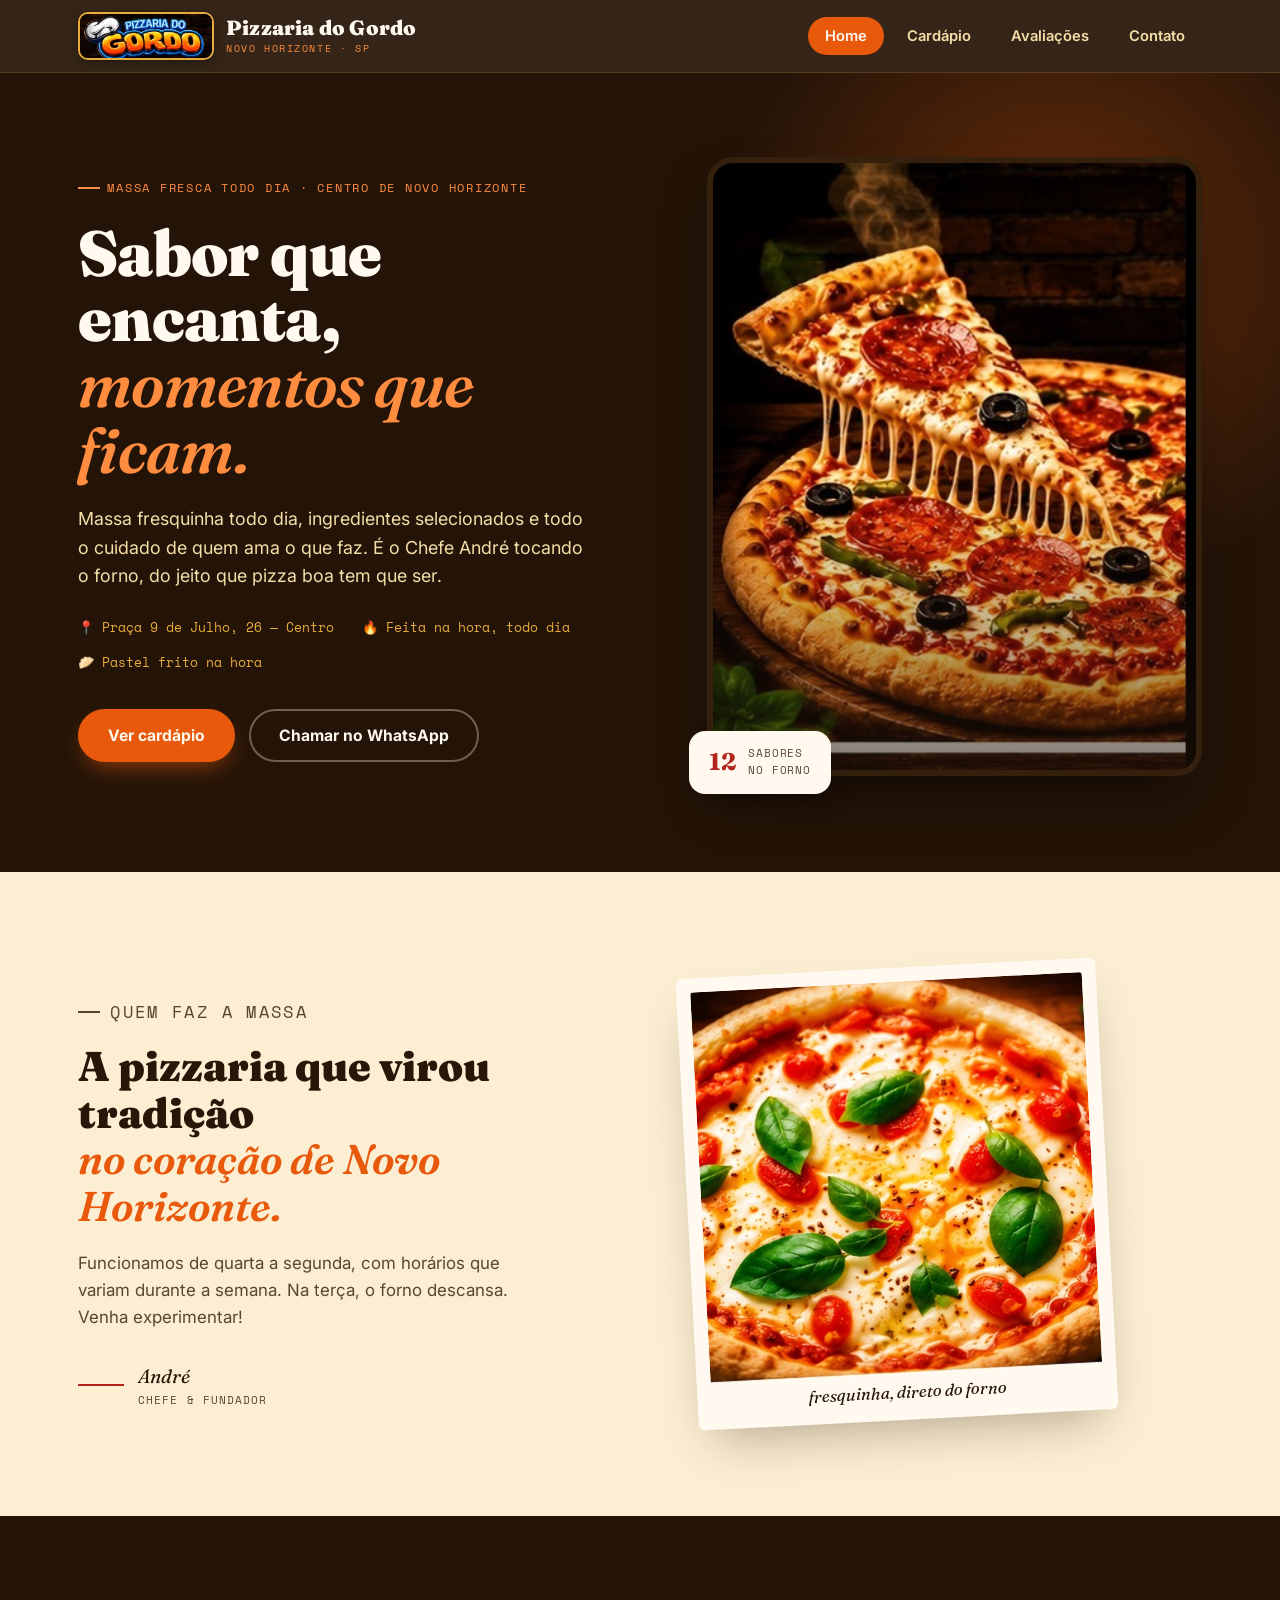
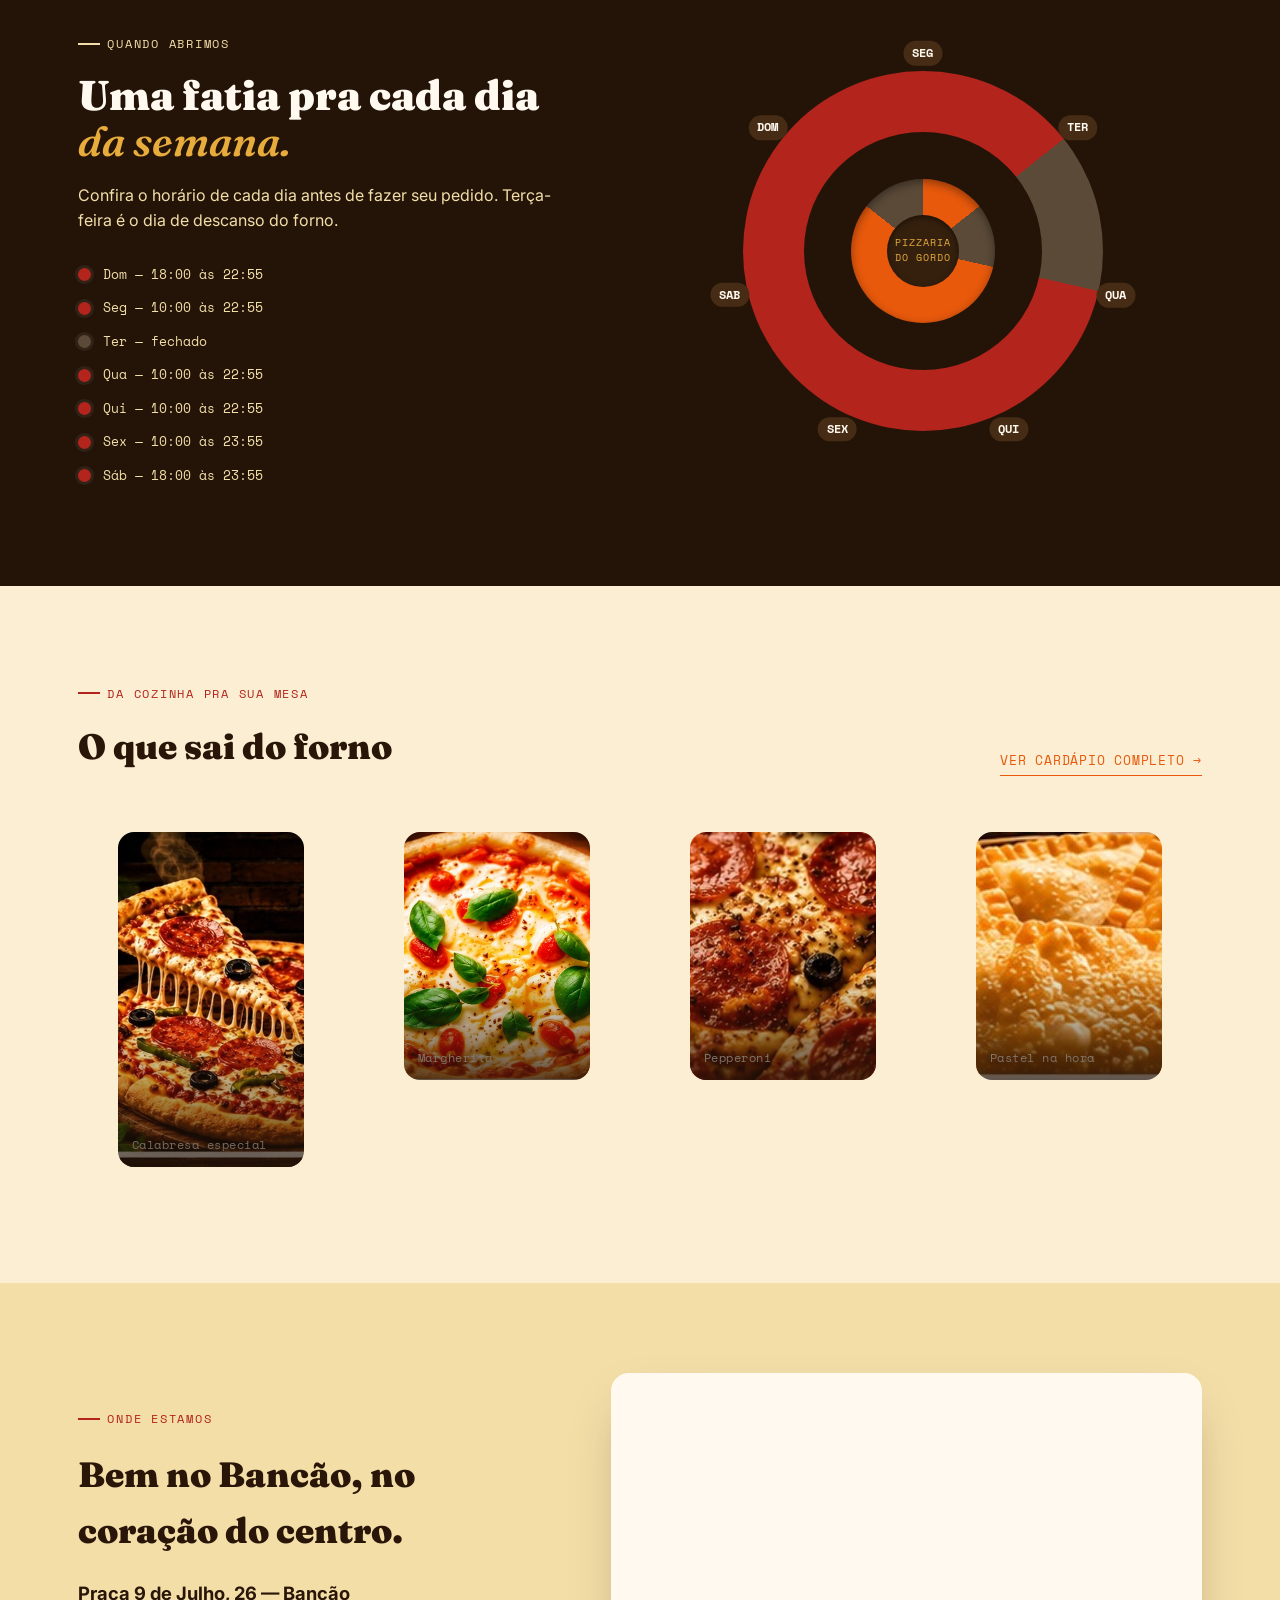
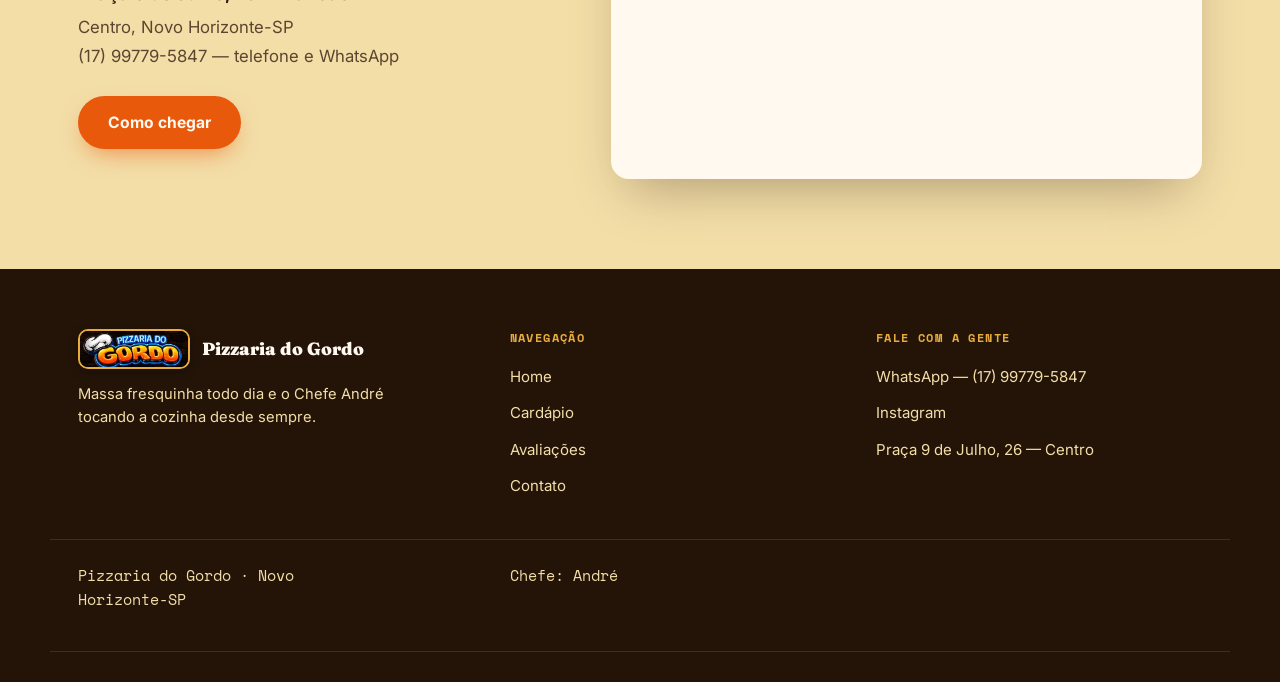
<file: index.html>
<!DOCTYPE html>
<html lang="pt-br">
<head>
    <meta charset="UTF-8">
    <meta name="viewport" content="width=device-width, initial-scale=1.0">
    <title>Home — Pizzaria Do Gordo</title>
    <script>
        // lê a direção salva (vt-dir) antes da página desenhar, pra saber
        // de que lado o slide deve entrar — some em seguida
        (function () {
            var dir = sessionStorage.getItem("vt-dir");
            if (dir === "back") document.documentElement.classList.add("vt-back");
            sessionStorage.removeItem("vt-dir");
        })();
    </script>
    <link rel="stylesheet" href="style.css">
    <style>
        /* dados do horário — específico desta página (roda de fatias) */
        .wheel-ring{
            background: conic-gradient(
                var(--tomato)   0deg     51.43deg,   /* SEG jantar */
                var(--dot-off)  51.43deg 102.86deg,  /* TER jantar */
                var(--tomato)   102.86deg 154.29deg, /* QUA jantar */
                var(--tomato)   154.29deg 205.71deg, /* QUI jantar */
                var(--tomato)   205.71deg 257.14deg, /* SEX jantar */
                var(--tomato)   257.14deg 308.57deg, /* SAB jantar */
                var(--tomato)   308.57deg 360deg      /* DOM jantar */
            );
        }
        .wheel-inner{
            background: conic-gradient(
                var(--ember)    0deg     51.43deg,   /* SEG almoço */
                var(--dot-off)  51.43deg 102.86deg,  /* TER fechado */
                var(--ember)    102.86deg 154.29deg, /* QUA almoço */
                var(--ember)    154.29deg 205.71deg, /* QUI almoço */
                var(--ember)    205.71deg 257.14deg, /* SEX almoço */
                var(--ember)    257.14deg 308.57deg, /* SAB almoço */
                var(--dot-off)  308.57deg 360deg      /* DOM almoço */
            );
        }
        :root{ --dot-off: #5b4a38; }
        .wheel-label span{ transform: translate(-50%,-50%) rotate(var(--a)) translateY(-198px) rotate(calc(-1 * var(--a))); }
    </style>
</head>
<body>

<header class="site-header">
    <div class="wrap">
        <div class="brand">
            <div class="brand-badge"><img src="imgs/crop_logo.jpg" alt="Logo Pizzaria do Gordo"></div>
            <div class="brand-text">Pizzaria do Gordo<span>Novo Horizonte · SP</span></div>
        </div>
        <nav class="main-nav">
            <ul>
                <li><a href="index.html" class="is-active"><button>Home</button></a></li>
                <li><a href="cardapio.html"><button>Cardápio</button></a></li>
                <li><a href="avaliacoes.html"><button>Avaliações</button></a></li>
                <li><a href="contato.html"><button>Contato</button></a></li>
            </ul>
        </nav>
    </div>
</header>

<section class="hero">
    <div class="wrap">
        <div class="hero-copy">
            <p class="eyebrow hero-eyebrow">Massa fresca todo dia · Centro de Novo Horizonte</p>
            <h1>Sabor que encanta,<br><em>momentos que ficam.</em></h1>
            <p class="hero-tagline">Massa fresquinha todo dia, ingredientes selecionados e todo o cuidado de quem ama o que faz. É o Chefe André tocando o forno, do jeito que pizza boa tem que ser.</p>
            <ul class="hero-meta">
                <li>📍 Praça 9 de Julho, 26 — Centro</li>
                <li>🔥 Feita na hora, todo dia</li>
                <li>🥟 Pastel frito na hora</li>
            </ul>
            <div class="hero-ctas">
                <a href="cardapio.html"><button class="btn btn-primary">Ver cardápio</button></a>
                <a href="https://wa.me/5517997795847" target="_blank"><button class="btn btn-ghost">Chamar no WhatsApp</button></a>
            </div>
        </div>
        <div class="hero-photo">
            <div class="hero-photo-frame">
                <img src="imgs/crop_cheesepull.jpg" alt="Fatia de pizza da Pizzaria do Gordo com queijo derretendo">
            </div>
            <div class="hero-chip">
                <strong>12</strong>
                <span>sabores<br>no forno</span>
            </div>
        </div>
    </div>
</section>

<section class="sobre">
    <div class="wrap">
        <div class="sobre-copy">
            <p class="eyebrow sobre-eyebrow">Quem faz a massa</p>
            <h2>A pizzaria que virou tradição<br><em>no coração de Novo Horizonte.</em></h2>
            <p>Funcionamos de quarta a segunda, com horários que variam durante a semana. Na terça, o forno descansa. Venha experimentar!</p>
            <div class="sobre-signature">
                <div class="line"></div>
                <div>
                    <span>André</span>
                    <small>Chefe &amp; fundador</small>
                </div>
            </div>
        </div>
        <figure class="polaroid">
            <img src="imgs/crop_margherita.jpg" alt="Pizza margherita com manjericão fresco, tomate e queijo derretido">
            <figcaption>fresquinha, direto do forno</figcaption>
        </figure>
    </div>
</section>

<section class="horarios">
    <div class="wrap">
        <div class="horarios-copy">
            <p class="eyebrow horarios-eyebrow">Quando abrimos</p>
            <h2>Uma fatia pra cada dia<br><em>da semana.</em></h2>
            <p>Confira o horário de cada dia antes de fazer seu pedido. Terça-feira é o dia de descanso do forno.</p>
            <ul class="legenda">
                <li><span class="dot dot-jantar"></span> Dom — 18:00 às 22:55</li>
                <li><span class="dot dot-jantar"></span> Seg — 10:00 às 22:55</li>
                <li><span class="dot dot-off"></span> Ter — fechado</li>
                <li><span class="dot dot-jantar"></span> Qua — 10:00 às 22:55</li>
                <li><span class="dot dot-jantar"></span> Qui — 10:00 às 22:55</li>
                <li><span class="dot dot-jantar"></span> Sex — 10:00 às 23:55</li>
                <li><span class="dot dot-jantar"></span> Sáb — 18:00 às 23:55</li>
            </ul>
        </div>
        <div class="wheel-holder">
            <div class="wheel">
                <div class="wheel-ring"></div>
                <div class="wheel-mask"></div>
                <div class="wheel-inner"></div>
                <div class="wheel-center"><span>Pizzaria<br>do Gordo</span></div>

                <div class="wheel-label" style="--a:0deg"><span>SEG</span></div>
                <div class="wheel-label" style="--a:51.43deg"><span>TER</span></div>
                <div class="wheel-label" style="--a:102.86deg"><span>QUA</span></div>
                <div class="wheel-label" style="--a:154.29deg"><span>QUI</span></div>
                <div class="wheel-label" style="--a:205.71deg"><span>SEX</span></div>
                <div class="wheel-label" style="--a:257.14deg"><span>SAB</span></div>
                <div class="wheel-label" style="--a:308.57deg"><span>DOM</span></div>
            </div>
        </div>
    </div>
</section>

<section class="galeria">
    <div class="wrap">
        <div class="galeria-head">
            <div>
                <p class="eyebrow galeria-eyebrow">Da cozinha pra sua mesa</p>
                <h2>O que sai do forno</h2>
            </div>
            <a href="cardapio.html">Ver cardápio completo →</a>
        </div>
        <div class="galeria-grid">
            <figure>
                <img src="imgs/crop_cheesepull.jpg" alt="Fatia de pizza de calabresa com queijo derretendo">
                <figcaption>Calabresa especial</figcaption>
            </figure>
            <figure>
                <img src="imgs/crop_margherita.jpg" alt="Pizza margherita com manjericão">
                <figcaption>Margherita</figcaption>
            </figure>
            <figure>
                <img src="imgs/crop_pepperoni.jpg" alt="Pizza de pepperoni fatiada">
                <figcaption>Pepperoni</figcaption>
            </figure>
            <figure>
                <img src="imgs/crop_pastel.jpg" alt="Pastéis fritos na hora">
                <figcaption>Pastel na hora</figcaption>
            </figure>
        </div>
    </div>
</section>

<section class="local">
    <div class="wrap">
        <div>
            <p class="eyebrow local-eyebrow">Onde estamos</p>
            <h2>Bem no Bancão, no coração do centro.</h2>
            <address>
                <strong>Praça 9 de Julho, 26 — Bancão</strong>
                Centro, Novo Horizonte-SP<br>
                (17) 99779-5847 — telefone e WhatsApp
            </address>
            <a href="contato.html"><button class="btn btn-primary">Como chegar</button></a>
        </div>
        <div class="map-card">
            <iframe
                src="https://www.google.com/maps?q=Pizzaria+do+Gordo,+Pra%C3%A7a+9+de+Julho,+26,+Novo+Horizonte-SP&output=embed"
                loading="lazy"
                referrerpolicy="no-referrer-when-downgrade"
                allowfullscreen>
            </iframe>
        </div>
    </div>
</section>

<footer class="site-footer">
    <div class="wrap">
        <div class="footer-col">
            <div class="footer-brand">
                <div class="brand-badge"><img src="imgs/crop_logo.jpg" alt="Logo Pizzaria do Gordo"></div>
                <span>Pizzaria do Gordo</span>
            </div>
            <p>Massa fresquinha todo dia e o Chefe André tocando a cozinha desde sempre.</p>
        </div>
        <div class="footer-col">
            <h3>Navegação</h3>
            <ul>
                <li><a href="index.html">Home</a></li>
                <li><a href="cardapio.html">Cardápio</a></li>
                <li><a href="avaliacoes.html">Avaliações</a></li>
                <li><a href="contato.html">Contato</a></li>
            </ul>
        </div>
        <div class="footer-col">
            <h3>Fale com a gente</h3>
            <ul>
                <li><a href="https://wa.me/5517997795847" target="_blank">WhatsApp — (17) 99779-5847</a></li>
                <li><a href="https://www.instagram.com/pizzasgordonh" target="_blank">Instagram</a></li>
                <li><a href="contato.html">Praça 9 de Julho, 26 — Centro</a></li>
            </ul>
        </div>
    </div>
    <div class="wrap footer-bottom">
        <p>Pizzaria do Gordo · Novo Horizonte-SP</p>
        <p>Chefe: André</p>
    </div>
</footer>

<script src="script.js"></script>
</body>
</html>
</file>
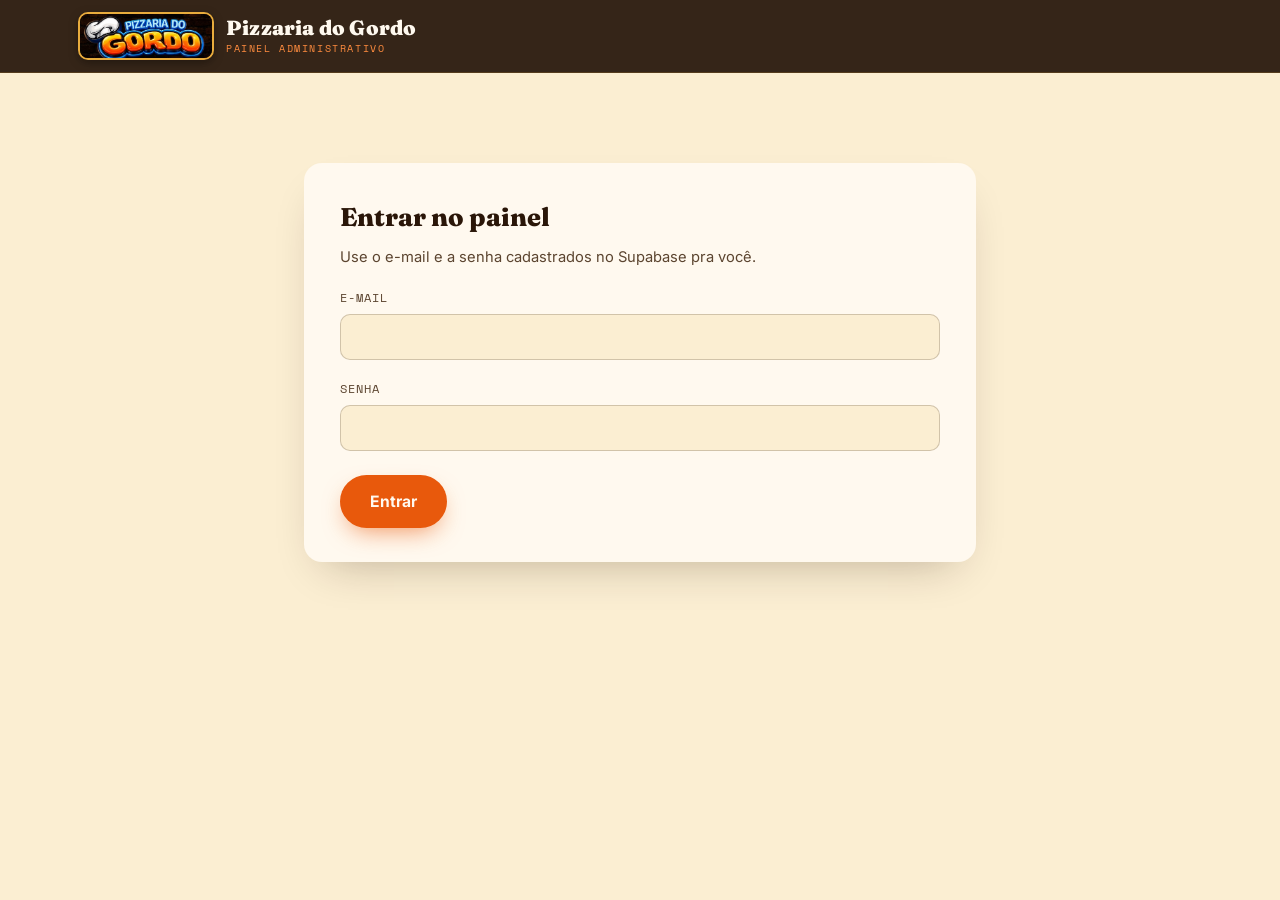
<file: admin.html>
<!DOCTYPE html>
<html lang="pt-br">
<head>
    <meta charset="UTF-8">
    <meta name="viewport" content="width=device-width, initial-scale=1.0">
    <meta name="robots" content="noindex, nofollow">
    <title>Painel — Pizzaria Do Gordo</title>
    <link rel="stylesheet" href="style.css">
    <style>
        .admin-wrap{ max-width: 720px; margin: 0 auto; padding: 90px 24px 100px; }
        .admin-card{
            background: var(--paper);
            border-radius: var(--radius);
            padding: 34px 36px;
            box-shadow: 0 20px 44px -22px rgba(42,22,8,.32);
        }
        .admin-card h1{
            font-family: var(--font-display);
            font-weight: 800;
            font-size: 1.6rem;
            color: var(--ink);
        }
        .admin-card p.hint{ color: var(--ink-soft); margin-top: 8px; font-size: .92rem; }
        .campo{ margin-top: 20px; }
        .campo label{
            display:block;
            font-family: var(--font-mono);
            font-size: .74rem;
            letter-spacing: .08em;
            text-transform: uppercase;
            color: var(--ink-soft);
            margin-bottom: 6px;
        }
        .campo input{
            width: 100%;
            padding: 12px 14px;
            border-radius: 10px;
            border: 1px solid rgba(42,22,8,.2);
            font-family: var(--font-body);
            font-size: 1rem;
            background: var(--cream);
            color: var(--ink);
        }
        .campo input:focus{ outline: 2px solid var(--ember); outline-offset: 1px; }
        .erro-login{
            margin-top: 14px;
            color: var(--tomato);
            font-family: var(--font-mono);
            font-size: .82rem;
            display: none;
        }
        .admin-top{
            display:flex;
            align-items:center;
            justify-content:space-between;
            gap: 14px;
            margin-bottom: 26px;
            flex-wrap: wrap;
        }
        .admin-top h1{ margin: 0; }
        .lista-pedidos{ display:flex; flex-direction:column; gap: 14px; }
        .pedido-card{
            background: var(--paper);
            border-radius: 14px;
            padding: 16px 20px;
            box-shadow: 0 10px 26px -18px rgba(42,22,8,.28);
            border: 1px solid rgba(42,22,8,.06);
        }
        .pedido-card.atendido{ opacity: .55; }
        .pedido-topo{
            display:flex;
            justify-content:space-between;
            align-items:center;
            gap: 12px;
            flex-wrap: wrap;
        }
        .pedido-data{
            font-family: var(--font-mono);
            font-size: .74rem;
            color: var(--ink-soft);
        }
        .status-pill{
            font-family: var(--font-mono);
            font-size: .68rem;
            letter-spacing: .06em;
            text-transform: uppercase;
            padding: 4px 10px;
            border-radius: 999px;
        }
        .status-pendente{ background: rgba(232,89,12,.15); color: var(--ember); }
        .status-atendido{ background: rgba(91,74,56,.15); color: var(--ink-soft); }
        .pedido-itens{ margin-top: 10px; display:flex; flex-direction:column; gap: 4px; }
        .pedido-itens span{ font-size: .96rem; color: var(--ink); }
        .pedido-total{ margin-top: 8px; font-family: var(--font-mono); font-weight: 700; font-size: .88rem; color: var(--tomato); }
        .pedido-acoes{ margin-top: 14px; }
        .pedido-acoes button{
            font-family: var(--font-mono);
            font-size: .76rem;
            letter-spacing: .04em;
            text-transform: uppercase;
            padding: 7px 14px;
            border-radius: 999px;
            border: 2px solid var(--ember);
            background: transparent;
            color: var(--ember);
        }
        .pedido-acoes button:hover{ background: var(--ember); color: var(--paper); }
        .vazio, .carregando{
            font-family: var(--font-mono);
            font-size: .88rem;
            color: var(--ink-soft);
            padding: 30px 0;
            text-align:center;
        }
        .admin-secao-titulo{ margin:48px 0 16px; font-family:var(--font-display); font-weight:800; font-size:1.35rem; color:var(--ink); }
        .avaliacao-admin-comentario{ margin:10px 0 0; color:var(--ink); line-height:1.55; white-space:pre-wrap; }
    </style>
</head>
<body>

<header class="site-header">
    <div class="wrap">
        <div class="brand">
            <div class="brand-badge"><img src="imgs/crop_logo.jpg" alt="Logo Pizzaria do Gordo"></div>
            <div class="brand-text">Pizzaria do Gordo<span>Painel administrativo</span></div>
        </div>
    </div>
</header>

<div class="admin-wrap">

    <!-- tela de login -->
    <div class="admin-card" id="tela-login">
        <h1>Entrar no painel</h1>
        <p class="hint">Use o e-mail e a senha cadastrados no Supabase pra você.</p>
        <div class="campo">
            <label for="email">E-mail</label>
            <input type="email" id="email" autocomplete="username">
        </div>
        <div class="campo">
            <label for="senha">Senha</label>
            <input type="password" id="senha" autocomplete="current-password">
        </div>
        <p class="erro-login" id="erro-login">E-mail ou senha incorretos.</p>
        <div style="margin-top:24px;">
            <button class="btn btn-primary" onclick="entrar()">Entrar</button>
        </div>
    </div>

    <!-- tela de pedidos (some até logar) -->
    <div id="tela-pedidos" style="display:none;">
        <div class="admin-top">
            <h1 style="font-family:var(--font-display);font-weight:800;font-size:1.6rem;color:var(--ink);">Pedidos</h1>
            <button class="btn btn-outline" style="color:var(--ink);border-color:var(--ink);" onclick="sair()">Sair</button>
        </div>
        <div class="lista-pedidos" id="lista-pedidos">
            <p class="carregando">Carregando pedidos...</p>
        </div>
        <h2 class="admin-secao-titulo">Avaliações recebidas</h2>
        <div class="lista-pedidos" id="lista-avaliacoes">
            <p class="carregando">Carregando avaliações...</p>
        </div>
    </div>

</div>

<script src="supabase-config.js"></script>
<script>
    // mesmo dicionário de tipo de alimento usado no site público, pra
    // exibir os pedidos com a mesma frase ("2x de mini-pizzas de atum")
    const TIPO_ALIMENTO = {
        atum: { s: "pizza", p: "pizzas" },
        carne: { s: "pizza", p: "pizzas" },
        calabresa: { s: "pizza", p: "pizzas" },
        presunto: { s: "pizza", p: "pizzas" },
        frango: { s: "pizza", p: "pizzas" },
        lombo: { s: "pizza", p: "pizzas" },
        queijo: { s: "pizza", p: "pizzas" },
        vegetais: { s: "pizza", p: "pizzas" },
        doces: { s: "pizza", p: "pizzas" },
        mistura: { s: "pizza mista", p: "pizzas mistas" },
        bordas: { s: "borda recheada", p: "bordas recheadas" },
        "mini-pizza": { s: "mini-pizza", p: "mini-pizzas" },
        "mini-pizza-doce": { s: "mini-pizza doce", p: "mini-pizzas doces" },
        calzone: { s: "calzone", p: "calzones" },
        "calzone-doce": { s: "calzone doce", p: "calzones doces" },
        "mini-calzone": { s: "mini calzone", p: "mini calzones" },
        "mini-calzone-doce": { s: "mini calzone doce", p: "mini calzones doces" },
        batata: { s: "batata recheada", p: "batatas recheadas" },
        pasteis: { s: "pastel", p: "pastéis" }
    };
    const CATEGORIAS_SEM_SABOR = ["bebidas", "cervejas", "adicionais"];

    function descreverItemPedido(item) {
        const tamanho = item.tamanho ? ` (${item.tamanho})` : "";
        const tipo = TIPO_ALIMENTO[item.categoria];

        if (!tipo || CATEGORIAS_SEM_SABOR.includes(item.categoria)) {
            return `${item.qtd}x ${item.nome}${tamanho}`;
        }

        const alimento = item.qtd === 1 ? tipo.s : tipo.p;

        if (item.categoria === "mistura") {
            const sabores = item.nome.replace(/^Pizza mista:\s*/, "");
            return `${item.qtd}x de ${alimento} de ${sabores}${tamanho}`;
        }

        return `${item.qtd}x de ${alimento} de ${item.nome}${tamanho}`;
    }

    function chaveConfigurada() {
        return (
            typeof SUPABASE_URL !== "undefined" &&
            typeof SUPABASE_ANON_KEY !== "undefined" &&
            !SUPABASE_URL.includes("COLE_AQUI") &&
            !SUPABASE_ANON_KEY.includes("COLE_AQUI")
        );
    }

    async function entrar() {
        const email = document.getElementById("email").value.trim();
        const senha = document.getElementById("senha").value;
        const erro = document.getElementById("erro-login");
        erro.style.display = "none";

        if (!chaveConfigurada()) {
            alert("O arquivo supabase-config.js ainda não foi preenchido com as chaves do projeto Supabase.");
            return;
        }

        try {
            const resp = await fetch(`${SUPABASE_URL}/auth/v1/token?grant_type=password`, {
                method: "POST",
                headers: { apikey: SUPABASE_ANON_KEY, "Content-Type": "application/json" },
                body: JSON.stringify({ email, password: senha })
            });
            const dados = await resp.json();
            if (!resp.ok || !dados.access_token) {
                erro.style.display = "block";
                return;
            }
            sessionStorage.setItem("admin-token", dados.access_token);
            mostrarPedidos();
        } catch (e) {
            erro.textContent = "Não consegui conectar. Verifique sua internet e tente de novo.";
            erro.style.display = "block";
        }
    }

    function sair() {
        sessionStorage.removeItem("admin-token");
        document.getElementById("tela-pedidos").style.display = "none";
        document.getElementById("tela-login").style.display = "block";
    }

    async function mostrarPedidos() {
        const token = sessionStorage.getItem("admin-token");
        if (!token) return;

        document.getElementById("tela-login").style.display = "none";
        document.getElementById("tela-pedidos").style.display = "block";

        const container = document.getElementById("lista-pedidos");
        container.innerHTML = '<p class="carregando">Carregando pedidos...</p>';
        mostrarAvaliacoes();

        try {
            const resp = await fetch(`${SUPABASE_URL}/rest/v1/pedidos?select=*&order=criado_em.desc`, {
                headers: { apikey: SUPABASE_ANON_KEY, Authorization: `Bearer ${token}` }
            });
            if (!resp.ok) {
                container.innerHTML = '<p class="vazio">Sessão expirada — clique em "Sair" e entre de novo.</p>';
                return;
            }
            const pedidos = await resp.json();

            if (pedidos.length === 0) {
                container.innerHTML = '<p class="vazio">Nenhum pedido ainda.</p>';
                return;
            }

            container.innerHTML = "";
            pedidos.forEach(function (pedido) {
                const div = document.createElement("div");
                div.className = "pedido-card" + (pedido.status === "atendido" ? " atendido" : "");

                const data = new Date(pedido.criado_em).toLocaleString("pt-BR", {
                    day: "2-digit", month: "2-digit", hour: "2-digit", minute: "2-digit"
                });

                const itensHtml = pedido.itens
                    .map(function (item) {
                        const preco = item.precoUnit
                            ? ` — R$ ${(item.precoUnit * item.qtd).toLocaleString("pt-BR", { minimumFractionDigits: 2 })}`
                            : "";
                        return `<span>${descreverItemPedido(item)}${preco}</span>`;
                    })
                    .join("");
                const totalHtml = pedido.total
                    ? `<p class="pedido-total">Total: R$ ${Number(pedido.total).toLocaleString("pt-BR", { minimumFractionDigits: 2 })}</p>`
                    : "";

                div.innerHTML = `
                    <div class="pedido-topo">
                        <span class="pedido-data">${data}</span>
                        <span class="status-pill status-${pedido.status}">${pedido.status}</span>
                    </div>
                    <div class="pedido-itens">${itensHtml}</div>
                    ${totalHtml}
                    <div class="pedido-acoes">
                        ${pedido.status === "pendente"
                            ? `<button onclick="marcarAtendido(${pedido.id})">Marcar como atendido</button>`
                            : ""}
                    </div>
                `;
                container.appendChild(div);
            });
        } catch (e) {
            container.innerHTML = '<p class="vazio">Não consegui carregar os pedidos agora.</p>';
        }
    }

    async function mostrarAvaliacoes() {
        const token = sessionStorage.getItem("admin-token");
        const container = document.getElementById("lista-avaliacoes");
        if (!token || !container) return;
        container.innerHTML = '<p class="carregando">Carregando avaliações...</p>';
        try {
            const resp = await fetch(`${SUPABASE_URL}/rest/v1/avaliacoes?select=*&order=criado_em.desc`, {
                headers: { apikey: SUPABASE_ANON_KEY, Authorization: `Bearer ${token}` }
            });
            if (!resp.ok) throw new Error("Não foi possível carregar.");
            const avaliacoes = await resp.json();
            if (avaliacoes.length === 0) {
                container.innerHTML = '<p class="vazio">Nenhuma avaliação recebida ainda.</p>';
                return;
            }
            container.innerHTML = "";
            avaliacoes.forEach(function (avaliacao) {
                const div = document.createElement("div");
                div.className = "pedido-card" + (avaliacao.status === "aprovada" ? " atendido" : "");
                const topo = document.createElement("div");
                topo.className = "pedido-topo";
                const nome = document.createElement("strong");
                nome.textContent = `${avaliacao.nome} — ${"★".repeat(avaliacao.nota)}${"☆".repeat(5 - avaliacao.nota)}`;
                const status = document.createElement("span");
                status.className = `status-pill status-${avaliacao.status === "aprovada" ? "atendido" : "pendente"}`;
                status.textContent = avaliacao.status;
                topo.append(nome, status);
                const comentario = document.createElement("p");
                comentario.className = "avaliacao-admin-comentario";
                comentario.textContent = avaliacao.comentario;
                div.append(topo, comentario);
                if (avaliacao.status === "pendente") {
                    const acoes = document.createElement("div");
                    acoes.className = "pedido-acoes";
                    const botao = document.createElement("button");
                    botao.textContent = "Aprovar e publicar";
                    botao.addEventListener("click", function () { aprovarAvaliacao(avaliacao.id); });
                    acoes.appendChild(botao);
                    div.appendChild(acoes);
                }
                container.appendChild(div);
            });
        } catch (e) {
            container.innerHTML = '<p class="vazio">Não consegui carregar as avaliações agora. Rode o novo schema do Supabase.</p>';
        }
    }

    async function aprovarAvaliacao(id) {
        const token = sessionStorage.getItem("admin-token");
        await fetch(`${SUPABASE_URL}/rest/v1/avaliacoes?id=eq.${id}`, {
            method: "PATCH",
            headers: { apikey: SUPABASE_ANON_KEY, Authorization: `Bearer ${token}`, "Content-Type": "application/json", Prefer: "return=minimal" },
            body: JSON.stringify({ status: "aprovada" })
        });
        mostrarAvaliacoes();
    }

    async function marcarAtendido(id) {
        const token = sessionStorage.getItem("admin-token");
        await fetch(`${SUPABASE_URL}/rest/v1/pedidos?id=eq.${id}`, {
            method: "PATCH",
            headers: {
                apikey: SUPABASE_ANON_KEY,
                Authorization: `Bearer ${token}`,
                "Content-Type": "application/json",
                Prefer: "return=minimal"
            },
            body: JSON.stringify({ status: "atendido" })
        });
        mostrarPedidos();
    }

    // se já tinha logado nessa sessão do navegador, pula direto pra lista
    if (sessionStorage.getItem("admin-token")) {
        mostrarPedidos();
    }
</script>

</body>
</html>
</file>
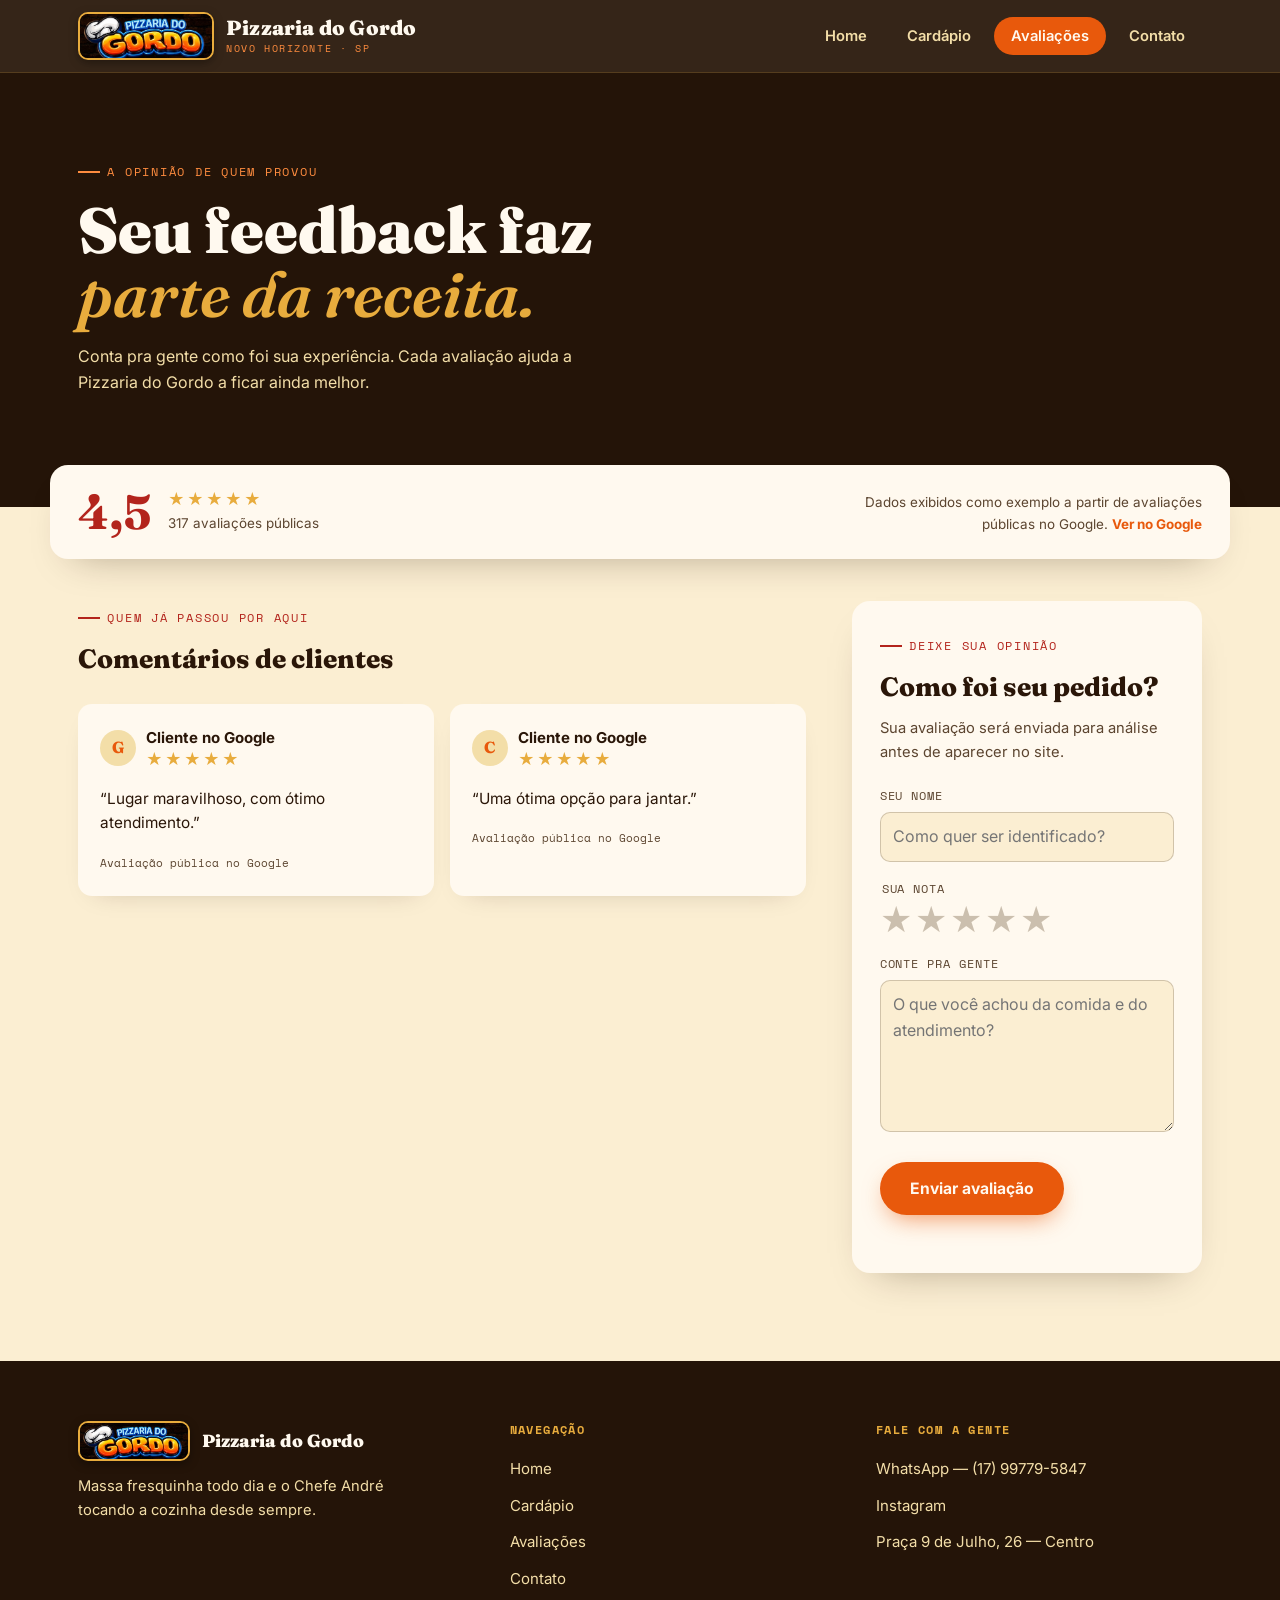
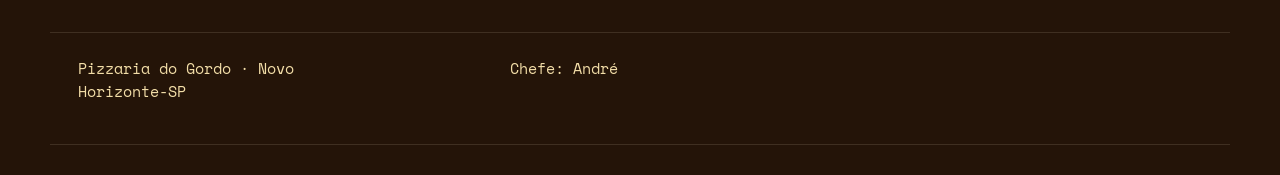
<file: avaliacoes.html>
<!DOCTYPE html>
<html lang="pt-br">
<head>
    <meta charset="UTF-8">
    <meta name="viewport" content="width=device-width, initial-scale=1.0">
    <title>Avaliações — Pizzaria Do Gordo</title>
    <script>
        // lê a direção salva (vt-dir) antes da página desenhar, pra saber
        // de que lado o slide deve entrar — some em seguida
        (function () {
            var dir = sessionStorage.getItem("vt-dir");
            if (dir === "back") document.documentElement.classList.add("vt-back");
            sessionStorage.removeItem("vt-dir");
        })();
    </script>
    <link rel="stylesheet" href="style.css">
</head>
<body>

<header class="site-header">
    <div class="wrap">
        <div class="brand">
            <div class="brand-badge"><img src="imgs/crop_logo.jpg" alt="Logo Pizzaria do Gordo"></div>
            <div class="brand-text">Pizzaria do Gordo<span>Novo Horizonte · SP</span></div>
        </div>
        <nav class="main-nav">
            <ul>
                <li><a href="index.html"><button>Home</button></a></li>
                <li><a href="cardapio.html"><button>Cardápio</button></a></li>
                <li><a href="avaliacoes.html" class="is-active"><button>Avaliações</button></a></li>
                <li><a href="contato.html"><button>Contato</button></a></li>
            </ul>
        </nav>
    </div>
</header>

<section class="avaliacoes-hero">
    <div class="wrap">
        <p class="eyebrow">A opinião de quem provou</p>
        <h1>Seu feedback faz<br><em>parte da receita.</em></h1>
        <p>Conta pra gente como foi sua experiência. Cada avaliação ajuda a Pizzaria do Gordo a ficar ainda melhor.</p>
    </div>
</section>

<main class="avaliacoes-page">
    <section class="avaliacoes-resumo wrap">
        <div class="nota-destaque">
            <strong>4,5</strong>
            <div>
                <span class="estrelas" aria-label="4,5 de 5 estrelas">★★★★★</span>
                <p>317 avaliações públicas</p>
            </div>
        </div>
        <p class="fonte-google">Dados exibidos como exemplo a partir de avaliações públicas no Google. <a href="https://www.google.com/maps/search/?api=1&amp;query=Pizzaria+do+Gordo+Novo+Horizonte+SP" target="_blank" rel="noopener">Ver no Google</a></p>
    </section>

    <section class="avaliacoes-conteudo wrap">
        <div>
            <div class="secao-titulo">
                <p class="eyebrow">Quem já passou por aqui</p>
                <h2>Comentários de clientes</h2>
            </div>
            <div class="avaliacoes-grid" id="avaliacoes-publicadas">
                <article class="avaliacao-card">
                    <div class="avaliacao-topo"><span class="avatar">G</span><div><strong>Cliente no Google</strong><span class="estrelas" aria-label="5 estrelas">★★★★★</span></div></div>
                    <p>“Lugar maravilhoso, com ótimo atendimento.”</p>
                    <small>Avaliação pública no Google</small>
                </article>
                <article class="avaliacao-card">
                    <div class="avaliacao-topo"><span class="avatar">C</span><div><strong>Cliente no Google</strong><span class="estrelas" aria-label="5 estrelas">★★★★★</span></div></div>
                    <p>“Uma ótima opção para jantar.”</p>
                    <small>Avaliação pública no Google</small>
                </article>
            </div>
        </div>

        <aside class="form-avaliacao-card">
            <p class="eyebrow">Deixe sua opinião</p>
            <h2>Como foi seu pedido?</h2>
            <p class="form-intro">Sua avaliação será enviada para análise antes de aparecer no site.</p>
            <form id="form-avaliacao">
                <label for="avaliacao-nome">Seu nome</label>
                <input id="avaliacao-nome" name="nome" type="text" maxlength="60" required autocomplete="name" placeholder="Como quer ser identificado?">
                <fieldset class="campo-nota">
                    <legend>Sua nota</legend>
                    <div class="seletor-estrelas" aria-label="Escolha uma nota de 1 a 5 estrelas">
                        <input type="radio" id="nota-5" name="nota" value="5" required><label for="nota-5" title="5 estrelas">★</label>
                        <input type="radio" id="nota-4" name="nota" value="4"><label for="nota-4" title="4 estrelas">★</label>
                        <input type="radio" id="nota-3" name="nota" value="3"><label for="nota-3" title="3 estrelas">★</label>
                        <input type="radio" id="nota-2" name="nota" value="2"><label for="nota-2" title="2 estrelas">★</label>
                        <input type="radio" id="nota-1" name="nota" value="1"><label for="nota-1" title="1 estrela">★</label>
                    </div>
                </fieldset>
                <label for="avaliacao-comentario">Conte pra gente</label>
                <textarea id="avaliacao-comentario" name="comentario" rows="5" minlength="10" maxlength="800" required placeholder="O que você achou da comida e do atendimento?"></textarea>
                <button type="submit" class="btn btn-primary">Enviar avaliação</button>
                <p class="feedback-avaliacao" id="feedback-avaliacao" role="status" aria-live="polite"></p>
            </form>
        </aside>
    </section>
</main>

<footer class="site-footer">
    <div class="wrap">
        <div class="footer-col">
            <div class="footer-brand">
                <div class="brand-badge"><img src="imgs/crop_logo.jpg" alt="Logo Pizzaria do Gordo"></div>
                <span>Pizzaria do Gordo</span>
            </div>
            <p>Massa fresquinha todo dia e o Chefe André tocando a cozinha desde sempre.</p>
        </div>
        <div class="footer-col">
            <h3>Navegação</h3>
            <ul>
                <li><a href="index.html">Home</a></li>
                <li><a href="cardapio.html">Cardápio</a></li>
                <li><a href="avaliacoes.html">Avaliações</a></li>
                <li><a href="contato.html">Contato</a></li>
            </ul>
        </div>
        <div class="footer-col">
            <h3>Fale com a gente</h3>
            <ul>
                <li><a href="https://wa.me/5517997795847" target="_blank">WhatsApp — (17) 99779-5847</a></li>
                <li><a href="https://www.instagram.com/pizzasgordonh" target="_blank">Instagram</a></li>
                <li><a href="contato.html">Praça 9 de Julho, 26 — Centro</a></li>
            </ul>
        </div>
    </div>
    <div class="wrap footer-bottom">
        <p>Pizzaria do Gordo · Novo Horizonte-SP</p>
        <p>Chefe: André</p>
    </div>
</footer>

<script src="supabase-config.js"></script>
<script src="script.js"></script>
</body>
</html>
</file>
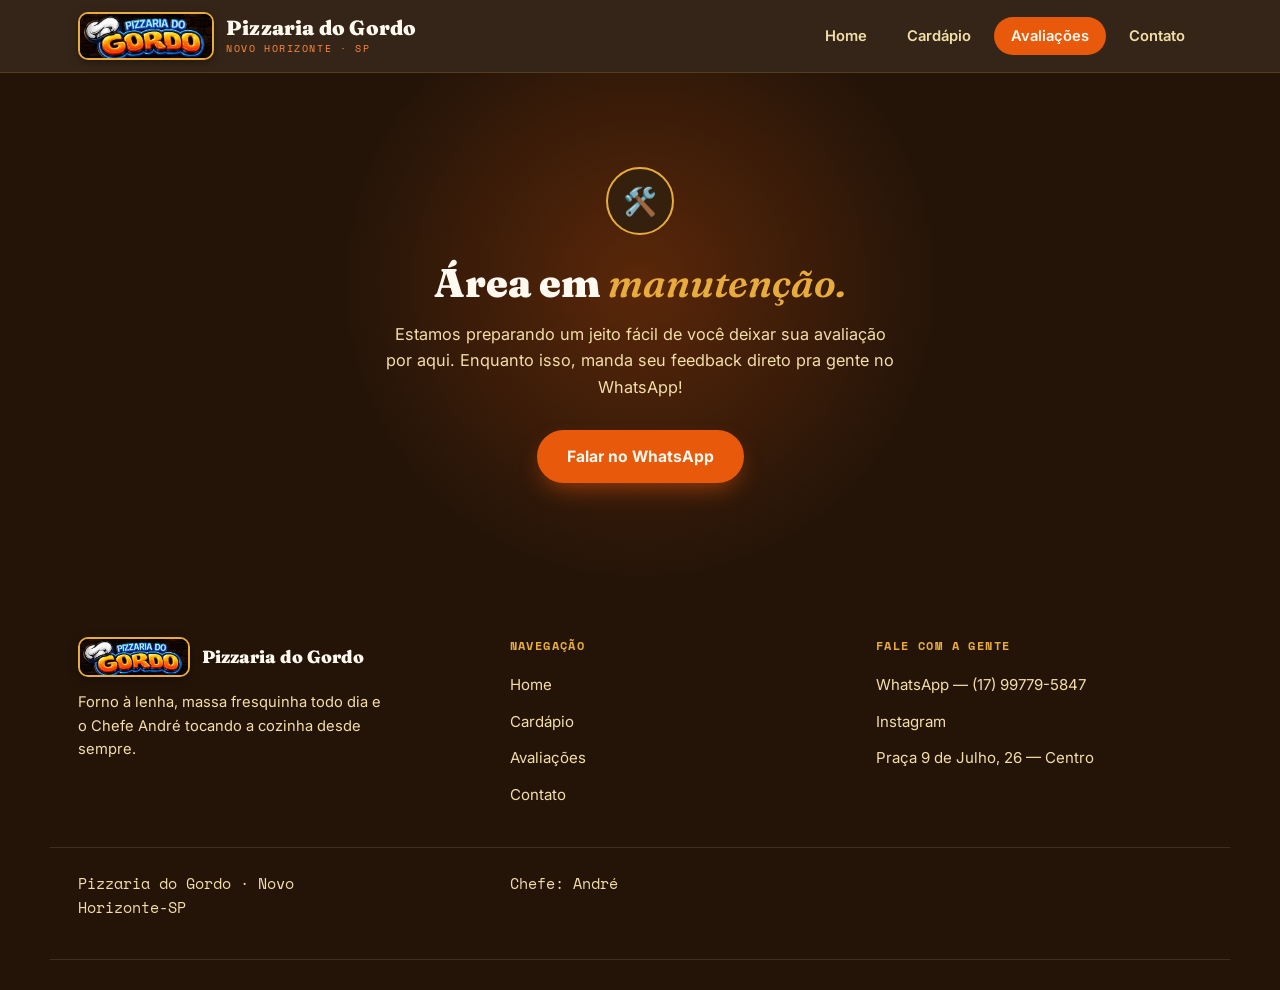
<file: avaliações.html>
<!DOCTYPE html>
<html lang="pt-br">
<head>
    <meta charset="UTF-8">
    <meta name="viewport" content="width=device-width, initial-scale=1.0">
    <title>Avaliações — Pizzaria Do Gordo</title>
    <script>
        // lê a direção salva (vt-dir) antes da página desenhar, pra saber
        // de que lado o slide deve entrar — some em seguida
        (function () {
            var dir = sessionStorage.getItem("vt-dir");
            if (dir === "back") document.documentElement.classList.add("vt-back");
            sessionStorage.removeItem("vt-dir");
        })();
    </script>
    <link rel="stylesheet" href="style.css">
</head>
<body>

<header class="site-header">
    <div class="wrap">
        <div class="brand">
            <div class="brand-badge"><img src="imgs/crop_logo.jpg" alt="Logo Pizzaria do Gordo"></div>
            <div class="brand-text">Pizzaria do Gordo<span>Novo Horizonte · SP</span></div>
        </div>
        <nav class="main-nav">
            <ul>
                <li><a href="index.html"><button>Home</button></a></li>
                <li><a href="cardapio.html"><button>Cardápio</button></a></li>
                <li><a href="avaliações.html" class="is-active"><button>Avaliações</button></a></li>
                <li><a href="contato.html"><button>Contato</button></a></li>
            </ul>
        </nav>
    </div>
</header>

<section class="maintenance">
    <div class="maintenance-card">
        <span class="maintenance-icon">🛠️</span>
        <h1>Área em <em>manutenção.</em></h1>
        <p>Estamos preparando um jeito fácil de você deixar sua avaliação por aqui. Enquanto isso, manda seu feedback direto pra gente no WhatsApp!</p>
        <a href="https://wa.me/5517997795847" target="_blank"><button class="btn btn-primary">Falar no WhatsApp</button></a>
    </div>
</section>

<footer class="site-footer">
    <div class="wrap">
        <div class="footer-col">
            <div class="footer-brand">
                <div class="brand-badge"><img src="imgs/crop_logo.jpg" alt="Logo Pizzaria do Gordo"></div>
                <span>Pizzaria do Gordo</span>
            </div>
            <p>Forno à lenha, massa fresquinha todo dia e o Chefe André tocando a cozinha desde sempre.</p>
        </div>
        <div class="footer-col">
            <h3>Navegação</h3>
            <ul>
                <li><a href="index.html">Home</a></li>
                <li><a href="cardapio.html">Cardápio</a></li>
                <li><a href="avaliações.html">Avaliações</a></li>
                <li><a href="contato.html">Contato</a></li>
            </ul>
        </div>
        <div class="footer-col">
            <h3>Fale com a gente</h3>
            <ul>
                <li><a href="https://wa.me/5517997795847" target="_blank">WhatsApp — (17) 99779-5847</a></li>
                <li><a href="https://www.instagram.com/pizzasgordonh" target="_blank">Instagram</a></li>
                <li><a href="contato.html">Praça 9 de Julho, 26 — Centro</a></li>
            </ul>
        </div>
    </div>
    <div class="wrap footer-bottom">
        <p>Pizzaria do Gordo · Novo Horizonte-SP</p>
        <p>Chefe: André</p>
    </div>
</footer>

<script src="script.js"></script>
</body>
</html>
</file>
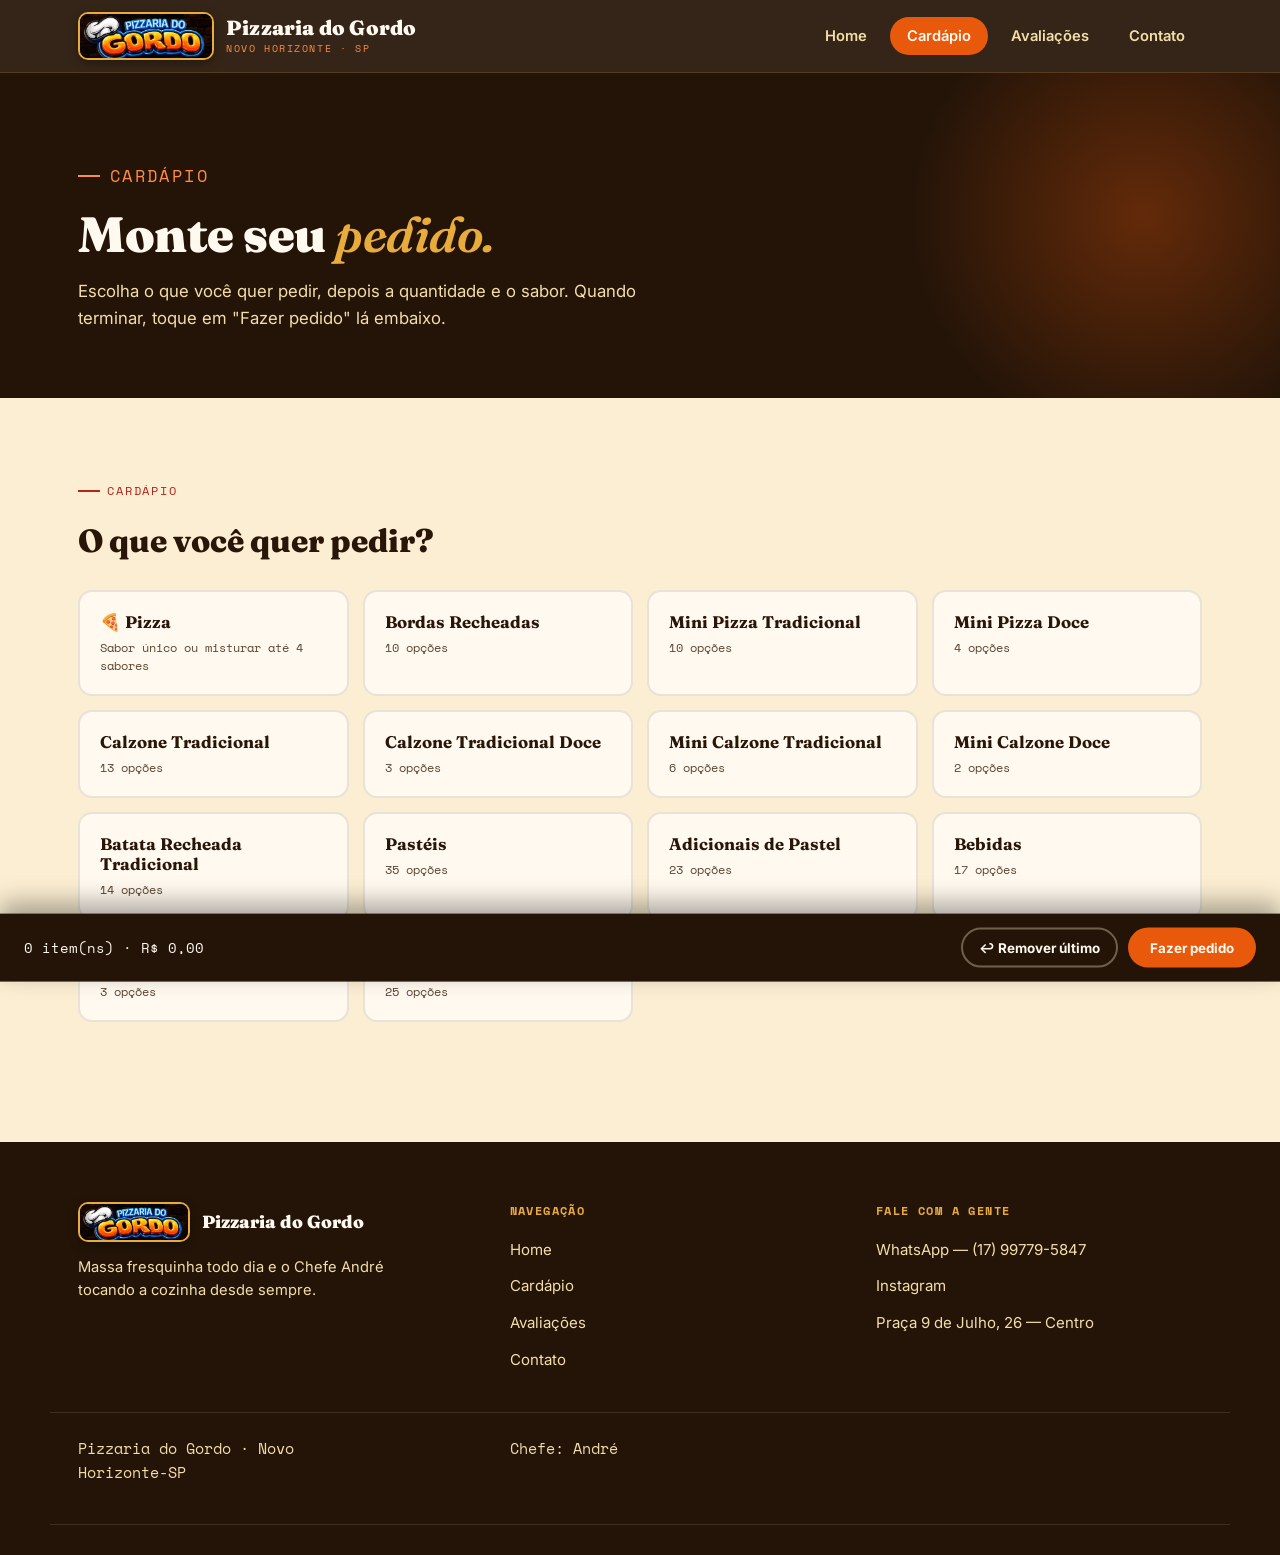
<file: cardapio.html>
<!DOCTYPE html>
<html lang="pt-br">
<head>
    <meta charset="UTF-8">
    <meta name="viewport" content="width=device-width, initial-scale=1.0">
    <title>Cardápio — Pizzaria Do Gordo</title>
    <script>
        // lê a direção salva (vt-dir) antes da página desenhar, pra saber
        // de que lado o slide deve entrar — some em seguida
        (function () {
            var dir = sessionStorage.getItem("vt-dir");
            if (dir === "back") document.documentElement.classList.add("vt-back");
            sessionStorage.removeItem("vt-dir");
        })();
    </script>
    <link rel="stylesheet" href="style.css">
</head>
<body>

<header class="site-header">
    <div class="wrap">
        <div class="brand">
            <div class="brand-badge"><img src="imgs/crop_logo.jpg" alt="Logo Pizzaria do Gordo"></div>
            <div class="brand-text">Pizzaria do Gordo<span>Novo Horizonte · SP</span></div>
        </div>
        <nav class="main-nav">
            <ul>
                <li><a href="index.html"><button>Home</button></a></li>
                <li><a href="cardapio.html" class="is-active"><button>Cardápio</button></a></li>
                <li><a href="avaliacoes.html"><button>Avaliações</button></a></li>
                <li><a href="contato.html"><button>Contato</button></a></li>
            </ul>
        </nav>
    </div>
</header>

<section class="page-hero">
    <div class="wrap">
        <p class="eyebrow">Cardápio</p>
        <h1>Monte seu <em>pedido.</em></h1>
        <p>Escolha o que você quer pedir, depois a quantidade e o sabor. Quando terminar, toque em "Fazer pedido" lá embaixo.</p>
    </div>
</section>

<section class="menu-section">
    <div class="wrap">

        <!-- Hub principal: escolher o tipo de alimento -->
        <div id="alimento-hub" class="pizza-hub">
            <div class="pizza-hub-head">
                <p class="eyebrow">Cardápio</p>
                <h2>O que você quer pedir?</h2>
            </div>
            <div class="alimento-grid" id="alimento-grid"></div>
        </div>

        <!-- Aba pizza: escolher entre pizza de sabor único ou misturar sabores -->
        <div id="pizza-hub" class="pizza-hub modo-oculto">
            <button type="button" class="voltar-hub" onclick="voltarAlimentoHub()">← Voltar</button>
            <div class="pizza-hub-head">
                <p class="eyebrow">Pizzas</p>
                <h2>Como você quer montar sua pizza?</h2>
            </div>
            <div class="pizza-hub-botoes">
                <button type="button" class="hub-botao" onclick="mostrarModoPizza('unicos')">
                    <span class="hub-botao-titulo">🍕 Sabores Únicos</span>
                    <span class="hub-botao-desc">O cardápio de pizzas normal, um sabor por pizza.</span>
                </button>
                <button type="button" class="hub-botao" onclick="mostrarModoPizza('mistura')">
                    <span class="hub-botao-titulo">🍕🍕 Misturar Sabores</span>
                    <span class="hub-botao-desc">Combine de 2 a 4 sabores na mesma pizza.</span>
                </button>
            </div>
        </div>

        <!-- Modo: sabores únicos -->
        <div id="modo-unicos" class="modo-oculto">
            <button type="button" class="voltar-hub" onclick="voltarHubPizza()">← Voltar</button>
            <div class="busca-wrap">
                <input type="search" id="busca-pizza" placeholder="Buscar uma pizza... (ex: calabresa, frango, atum)">
            </div>
            <nav class="cat-nav" id="pizza-cardapio-nav" aria-label="Categorias de pizza"></nav>
            <div id="pizza-cardapio-container"></div>
        </div>

        <!-- Modo: misturar sabores -->
        <div id="modo-mistura" class="modo-oculto">
            <button type="button" class="voltar-hub" onclick="voltarHubPizza()">← Voltar</button>
            <div class="mistura-intro">
                <h2>Monte sua pizza com até 4 sabores</h2>
                <p>Escolha o tamanho e os sabores. O valor cobrado é o do sabor mais caro escolhido — a mesma regra do meio a meio.</p>
            </div>
            <div id="mistura-container"></div>
        </div>

        <!-- Uma categoria só por vez (mini-pizza, pastel, bebida, etc) -->
        <div id="categoria-unica" class="modo-oculto">
            <button type="button" class="voltar-hub" onclick="voltarAlimentoHub()">← Voltar</button>
            <div id="cardapio-container"></div>
        </div>

    </div>
</section>

<div id="carrinho-flutuante" class="vazio">
    <div class="carrinho-info">
        <span id="carrinho-contagem">0</span> item(ns) · <span id="carrinho-total">R$ 0,00</span>
    </div>
    <div class="carrinho-acoes">
        <button type="button" class="btn-desfazer" onclick="removerUltimoItem()">↩ Remover último</button>
        <button onclick="finalizarPedido()">Fazer pedido</button>
    </div>
</div>

<footer class="site-footer">
    <div class="wrap">
        <div class="footer-col">
            <div class="footer-brand">
                <div class="brand-badge"><img src="imgs/crop_logo.jpg" alt="Logo Pizzaria do Gordo"></div>
                <span>Pizzaria do Gordo</span>
            </div>
            <p>Massa fresquinha todo dia e o Chefe André tocando a cozinha desde sempre.</p>
        </div>
        <div class="footer-col">
            <h3>Navegação</h3>
            <ul>
                <li><a href="index.html">Home</a></li>
                <li><a href="cardapio.html">Cardápio</a></li>
                <li><a href="avaliacoes.html">Avaliações</a></li>
                <li><a href="contato.html">Contato</a></li>
            </ul>
        </div>
        <div class="footer-col">
            <h3>Fale com a gente</h3>
            <ul>
                <li><a href="https://wa.me/5517997795847" target="_blank">WhatsApp — (17) 99779-5847</a></li>
                <li><a href="https://www.instagram.com/pizzasgordonh" target="_blank">Instagram</a></li>
                <li><a href="contato.html">Praça 9 de Julho, 26 — Centro</a></li>
            </ul>
        </div>
    </div>
    <div class="wrap footer-bottom">
        <p>Pizzaria do Gordo · Novo Horizonte-SP</p>
        <p>Chefe: André</p>
    </div>
</footer>

<script src="supabase-config.js"></script>
<script src="cardapio-dados.js"></script>
<script src="script.js"></script>
</body>
</html>
</file>
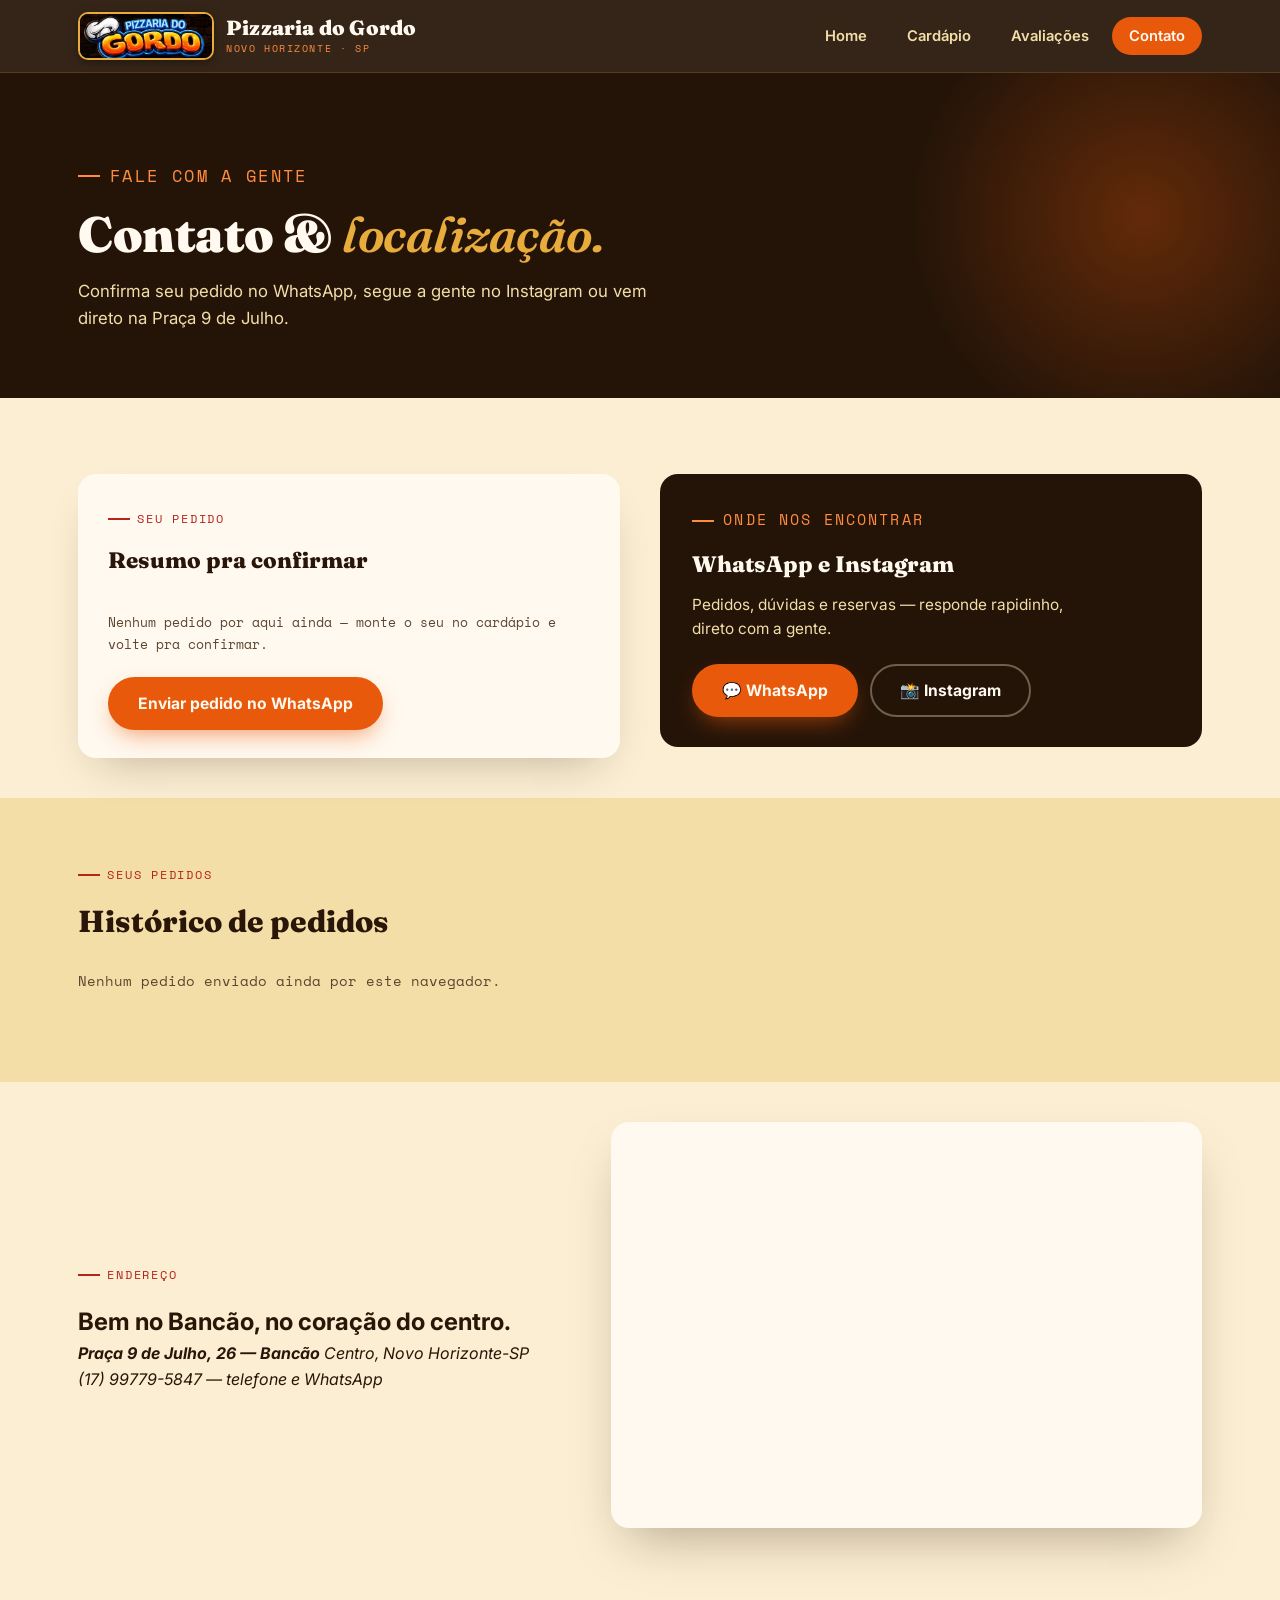
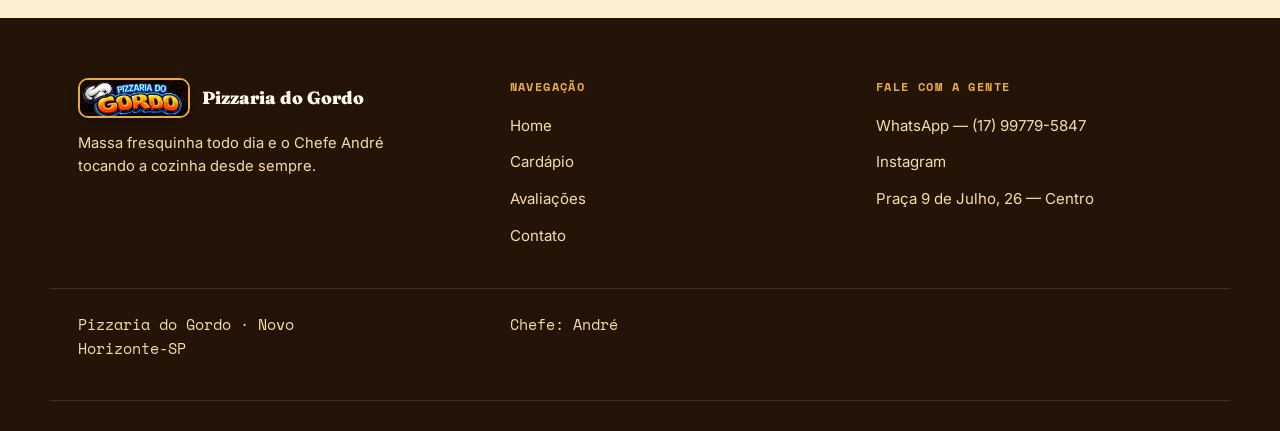
<file: contato.html>
<!DOCTYPE html>
<html lang="pt-br">
<head>
    <meta charset="UTF-8">
    <meta name="viewport" content="width=device-width, initial-scale=1.0">
    <title>Contato — Pizzaria Do Gordo</title>
    <script>
        // lê a direção salva (vt-dir) antes da página desenhar, pra saber
        // de que lado o slide deve entrar — some em seguida
        (function () {
            var dir = sessionStorage.getItem("vt-dir");
            if (dir === "back") document.documentElement.classList.add("vt-back");
            sessionStorage.removeItem("vt-dir");
        })();
    </script>
    <link rel="stylesheet" href="style.css">
</head>
<body>

<header class="site-header">
    <div class="wrap">
        <div class="brand">
            <div class="brand-badge"><img src="imgs/crop_logo.jpg" alt="Logo Pizzaria do Gordo"></div>
            <div class="brand-text">Pizzaria do Gordo<span>Novo Horizonte · SP</span></div>
        </div>
        <nav class="main-nav">
            <ul>
                <li><a href="index.html"><button>Home</button></a></li>
                <li><a href="cardapio.html"><button>Cardápio</button></a></li>
                <li><a href="avaliacoes.html"><button>Avaliações</button></a></li>
                <li><a href="contato.html" class="is-active"><button>Contato</button></a></li>
            </ul>
        </nav>
    </div>
</header>

<section class="page-hero">
    <div class="wrap">
        <p class="eyebrow">Fale com a gente</p>
        <h1>Contato &amp; <em>localização.</em></h1>
        <p>Confirma seu pedido no WhatsApp, segue a gente no Instagram ou vem direto na Praça 9 de Julho.</p>
    </div>
</section>

<section class="contato-grid">
    <div class="wrap">

        <div class="resumo-card">
            <p class="eyebrow">Seu pedido</p>
            <h2>Resumo pra confirmar</h2>
            <div id="resumo-pedido"></div>
            <a id="link-whatsapp-pedido" href="https://wa.me/5517997795847" target="_blank"><button class="btn btn-primary">Enviar pedido no WhatsApp</button></a>
        </div>

        <div class="contact-card">
            <p class="eyebrow">Onde nos encontrar</p>
            <h2>WhatsApp e Instagram</h2>
            <p>Pedidos, dúvidas e reservas — responde rapidinho, direto com a gente.</p>
            <div class="contact-links">
                <a href="https://wa.me/5517997795847" target="_blank">
                    <button class="btn btn-primary">💬 WhatsApp</button>
                </a>
                <a href="https://www.instagram.com/pizzasgordonh" target="_blank">
                    <button class="btn btn-outline">📸 Instagram</button>
                </a>
            </div>
        </div>

    </div>
</section>

<section class="historico-secao">
    <div class="wrap">
        <div class="historico-topo">
            <div>
                <p class="eyebrow">Seus pedidos</p>
                <h2>Histórico de pedidos</h2>
            </div>
            <button type="button" id="btn-copiar-historico" onclick="copiarHistoricoCompleto(this)">Copiar histórico inteiro</button>
        </div>
        <div id="historico-pedidos-lista"></div>
    </div>
</section>

<section class="contato-endereco">
    <div class="wrap">
        <div>
            <p class="eyebrow local-eyebrow">Endereço</p>
            <h2>Bem no Bancão, no coração do centro.</h2>
            <address>
                <strong>Praça 9 de Julho, 26 — Bancão</strong>
                Centro, Novo Horizonte-SP<br>
                (17) 99779-5847 — telefone e WhatsApp
            </address>
        </div>
        <div class="map-card">
            <iframe
                src="https://www.google.com/maps?q=Pizzaria+do+Gordo,+Pra%C3%A7a+9+de+Julho,+26,+Novo+Horizonte-SP&output=embed"
                loading="lazy"
                referrerpolicy="no-referrer-when-downgrade"
                allowfullscreen>
            </iframe>
        </div>
    </div>
</section>

<footer class="site-footer">
    <div class="wrap">
        <div class="footer-col">
            <div class="footer-brand">
                <div class="brand-badge"><img src="imgs/crop_logo.jpg" alt="Logo Pizzaria do Gordo"></div>
                <span>Pizzaria do Gordo</span>
            </div>
            <p>Massa fresquinha todo dia e o Chefe André tocando a cozinha desde sempre.</p>
        </div>
        <div class="footer-col">
            <h3>Navegação</h3>
            <ul>
                <li><a href="index.html">Home</a></li>
                <li><a href="cardapio.html">Cardápio</a></li>
                <li><a href="avaliacoes.html">Avaliações</a></li>
                <li><a href="contato.html">Contato</a></li>
            </ul>
        </div>
        <div class="footer-col">
            <h3>Fale com a gente</h3>
            <ul>
                <li><a href="https://wa.me/5517997795847" target="_blank">WhatsApp — (17) 99779-5847</a></li>
                <li><a href="https://www.instagram.com/pizzasgordonh" target="_blank">Instagram</a></li>
                <li><a href="contato.html">Praça 9 de Julho, 26 — Centro</a></li>
            </ul>
        </div>
    </div>
    <div class="wrap footer-bottom">
        <p>Pizzaria do Gordo · Novo Horizonte-SP</p>
        <p>Chefe: André</p>
    </div>
</footer>

<script src="script.js"></script>
</body>
</html>
</file>
<file: style.css>
/* ===================================================================
   Pizzaria do Gordo — Design System
   Fogo de chão, massa fresquinha: quente, artesanal, sem pressa.
   =================================================================== */

@import url('https://fonts.googleapis.com/css2?family=Fraunces:ital,opsz,wght@0,9..144,500;0,9..144,600;0,9..144,900;1,9..144,600;1,9..144,900&family=Inter:wght@400;500;600;700&family=Space+Mono:wght@400;700&display=swap');

:root{
  /* --- paleta: brasas do forno --- */
  --charcoal:      #241408;   /* tom de brasa, quente e aconchegante */
  --charcoal-2:     #35200e;  /* madeira queimada, um tom acima */
  --charcoal-3:     #472c15;  /* borda / hover sobre escuro */
  --ember:          #e8590c;  /* brasa viva — cor de ação */
  --ember-light:    #ff8c3f;  /* brasa clara — hover / glow */
  --tomato:         #b3241c;  /* molho de tomate */
  --gold:           #e8ac3d;  /* queijo dourado */
  --cream:          #fbeed2;  /* farinha / massa crua */
  --cream-2:        #f3dea8;  /* crosta */
  --paper:          #fff9ef;  /* branco quente, cartões sobre escuro */
  --ink:            #2a1608;  /* texto sobre claro */
  --ink-soft:       #5c4530;  /* texto secundário sobre claro */

  --font-display: 'Fraunces', serif;
  --font-body: 'Inter', sans-serif;
  --font-mono: 'Space Mono', monospace;

  --container: 1180px;
  --radius: 18px;
}

/* ---------- reset ---------- */
*, *::before, *::after{ box-sizing: border-box; }
html{ scroll-behavior: smooth; }
body{
  margin:0;
  background: var(--cream);
  color: var(--ink);
  font-family: var(--font-body);
  font-size: 16px;
  line-height: 1.6;
  -webkit-font-smoothing: antialiased;
}
img{ max-width:100%; display:block; }
a{ color:inherit; text-decoration:none; }
ul{ margin:0; padding:0; list-style:none; }
h1,h2,h3,h4,p{ margin:0; }
.wrap{
  max-width: var(--container);
  margin: 0 auto;
  padding: 0 28px;
}

/* visible keyboard focus everywhere */
a:focus-visible, button:focus-visible{
  outline: 3px solid var(--gold);
  outline-offset: 3px;
}

@media (prefers-reduced-motion: reduce){
  *{ animation-duration: 0.001ms !important; animation-iteration-count: 1 !important; transition-duration: 0.001ms !important; scroll-behavior:auto !important; }
}

/* ---------- generic buttons (kept minimal — pages define their own look via classes) ---------- */
button{
  font-family: var(--font-body);
  cursor:pointer;
}

/* eyebrow / label style used across sections */
.eyebrow{
  display:inline-flex;
  align-items:center;
  gap:.6em;
  font-family: var(--font-mono);
  font-size: .78rem;
  letter-spacing: .14em;
  text-transform: uppercase;
}
.eyebrow::before{
  content:"";
  width: 22px;
  height: 2px;
  background: currentColor;
  display:inline-block;
}

/* ===================================================================
   HEADER / NAV
   =================================================================== */
.site-header{
  position: sticky;
  top: 0;
  z-index: 100;
  background: rgba(36, 20, 8, 0.92);
  backdrop-filter: blur(10px);
  border-bottom: 1px solid rgba(232, 172, 61, 0.18);
}
.site-header .wrap{
  display:flex;
  align-items:center;
  justify-content:space-between;
  gap: 20px;
  padding-top: 12px;
  padding-bottom: 12px;
}
.brand{
  display:flex;
  align-items:center;
  gap:12px;
}
.brand-badge{
  height: 48px;
  border-radius: 10px;
  overflow: hidden;
  border: 2px solid var(--gold);
  box-shadow: 0 3px 10px rgba(0,0,0,.35);
  flex-shrink:0;
  background: var(--charcoal-2);
  display: flex;
  align-items: center;
}
.brand-badge img{ height:100%; width:auto; object-fit:contain; display:block; }
.brand-text{
  color: var(--paper);
  font-family: var(--font-display);
  font-weight: 900;
  font-size: 1.28rem;
  line-height: 1;
  letter-spacing: .01em;
}
.brand-text span{
  display:block;
  font-family: var(--font-mono);
  font-weight:400;
  font-size: .62rem;
  letter-spacing: .16em;
  text-transform: uppercase;
  color: var(--ember-light);
  margin-top: 5px;
}

.main-nav ul{
  display:flex;
  gap: 6px;
  flex-wrap: wrap;
}
.main-nav a{
  display:inline-block;
}
.main-nav button{
  background: transparent;
  border: 1px solid transparent;
  color: var(--cream-2);
  font-family: var(--font-body);
  font-weight: 600;
  font-size: .92rem;
  padding: 9px 16px;
  border-radius: 999px;
  transition: background .18s ease, color .18s ease, border-color .18s ease;
}
.main-nav button:hover{
  background: rgba(232, 89, 12, .16);
  border-color: rgba(232, 89, 12, .4);
  color: var(--ember-light);
}
.main-nav a.is-active button{
  background: var(--ember);
  color: var(--paper);
}

/* ===================================================================
   HERO
   =================================================================== */
.hero{
  position: relative;
  background: var(--charcoal);
  overflow: hidden;
  padding: 84px 0 96px;
}
.hero::before{
  /* ember glow */
  content:"";
  position:absolute;
  top: -20%;
  right: -10%;
  width: 700px;
  height: 700px;
  background: radial-gradient(circle, rgba(232,89,12,.35) 0%, rgba(232,89,12,0) 68%);
  pointer-events:none;
}
.hero .wrap{
  position:relative;
  z-index:2;
  display:grid;
  grid-template-columns: 1.1fr 0.95fr;
  gap: 56px;
  align-items:center;
}
.hero-eyebrow{ color: var(--ember-light); margin-bottom:22px; }
.hero h1{
  font-family: var(--font-display);
  color: var(--paper);
  font-weight: 900;
  font-size: clamp(2.6rem, 5vw, 4rem);
  line-height: 1.03;
  letter-spacing: -.01em;
}
.hero h1 em{
  font-style: italic;
  font-weight: 600;
  color: var(--ember-light);
}
.hero-tagline{
  margin-top: 22px;
  color: var(--cream-2);
  font-size: 1.12rem;
  max-width: 46ch;
}
.hero-meta{
  margin-top: 26px;
  display:flex;
  flex-wrap:wrap;
  gap: 14px 28px;
  font-family: var(--font-mono);
  font-size: .82rem;
  color: var(--gold);
}
.hero-meta li{ display:flex; align-items:center; gap:8px; }

.hero-ctas{
  margin-top: 36px;
  display:flex;
  flex-wrap:wrap;
  gap: 14px;
}
.btn{
  display:inline-flex;
  align-items:center;
  gap: 10px;
  font-family: var(--font-body);
  font-weight: 700;
  font-size: .98rem;
  padding: 15px 28px;
  border-radius: 999px;
  border: 2px solid transparent;
  transition: transform .16s ease, background .16s ease, border-color .16s ease, color .16s ease;
}
.btn:hover{ transform: translateY(-2px); }
.btn-primary{
  background: var(--ember);
  color: var(--paper);
  box-shadow: 0 10px 24px -8px rgba(232,89,12,.65);
}
.btn-primary:hover{ background: var(--ember-light); }
.btn-ghost{
  background: transparent;
  border-color: rgba(251,238,210,.35);
  color: var(--paper);
}
.btn-ghost:hover{ border-color: var(--gold); color: var(--gold); }

.hero-photo{
  position:relative;
}
.hero-photo-frame{
  position:relative;
  border-radius: 26px;
  overflow:hidden;
  aspect-ratio: 4/5;
  border: 6px solid var(--charcoal-2);
  box-shadow: 0 30px 60px -20px rgba(0,0,0,.6);
}
.hero-photo-frame img{
  width:100%; height:100%; object-fit:cover; object-position: 50% 50%;
}
.hero-photo-frame::after{
  content:"";
  position:absolute; inset:0;
  background: linear-gradient(180deg, rgba(36,20,8,0) 55%, rgba(36,20,8,.55) 100%);
}
.hero-chip{
  position:absolute;
  bottom: -18px;
  left: -18px;
  background: var(--paper);
  border-radius: 16px;
  padding: 14px 20px;
  box-shadow: 0 14px 30px -10px rgba(0,0,0,.4);
  display:flex;
  align-items:center;
  gap: 12px;
  z-index: 3;
}
.hero-chip strong{
  font-family: var(--font-display);
  font-size: 1.5rem;
  color: var(--tomato);
  display:block;
  line-height:1;
}
.hero-chip span{
  font-family: var(--font-mono);
  font-size: .68rem;
  letter-spacing: .08em;
  text-transform: uppercase;
  color: var(--ink-soft);
}

/* ===================================================================
   SOBRE
   =================================================================== */
.sobre{
  background: var(--cream);
  padding: 96px 0;
}
.sobre .wrap{
  display:grid;
  grid-template-columns: 0.85fr 1.15fr;
  gap: 64px;
  align-items:center;
}
.sobre-eyebrow{ color: var(--tomato); margin-bottom: 18px; }
.sobre h2{
  font-family: var(--font-display);
  font-weight: 900;
  font-size: clamp(1.9rem, 3.4vw, 2.6rem);
  color: var(--ink);
  line-height: 1.12;
}
.sobre h2 em{ font-style: italic; font-weight:600; color: var(--ember); }
.sobre p{
  margin-top: 20px;
  color: var(--ink-soft);
  font-size: 1.06rem;
  max-width: 52ch;
}
.sobre-signature{
  margin-top: 30px;
  display:flex;
  align-items:center;
  gap: 14px;
}
.sobre-signature .line{
  width: 46px; height: 2px; background: var(--tomato);
}
.sobre-signature span{
  font-family: var(--font-display);
  font-style: italic;
  font-size: 1.2rem;
  color: var(--ink);
}
.sobre-signature small{
  display:block;
  font-family: var(--font-mono);
  font-size: .68rem;
  letter-spacing: .1em;
  text-transform: uppercase;
  color: var(--ink-soft);
}

.polaroid{
  position:relative;
  background: var(--paper);
  padding: 14px 14px 46px;
  border-radius: 6px;
  box-shadow: 0 24px 50px -18px rgba(42,22,8,.35);
  transform: rotate(-3deg);
  max-width: 420px;
  margin: 0 auto;
}
.polaroid img{
  width: 100%;
  border-radius: 3px;
  aspect-ratio: 1/1;
  object-fit: cover;
}
.polaroid figcaption{
  position:absolute;
  bottom: 14px; left: 14px; right:14px;
  font-family: var(--font-display);
  font-style: italic;
  font-size: 1.05rem;
  color: var(--ink);
  text-align:center;
}

/* ===================================================================
   HORÁRIOS — roda de fatias (elemento assinatura)
   =================================================================== */
.horarios{
  background: var(--charcoal);
  padding: 100px 0;
  position: relative;
}
.horarios .wrap{
  display:grid;
  grid-template-columns: 0.95fr 1.05fr;
  gap: 60px;
  align-items:center;
}
.horarios-eyebrow{ color: var(--ember-light); margin-bottom: 18px; }
.horarios h2{
  font-family: var(--font-display);
  font-weight: 900;
  color: var(--paper);
  font-size: clamp(1.9rem, 3.4vw, 2.6rem);
  line-height: 1.12;
}
.horarios h2 em{ font-style:italic; font-weight:600; color: var(--gold); }
.horarios p{
  margin-top: 18px;
  color: var(--cream-2);
  max-width: 48ch;
}

.legenda{
  margin-top: 30px;
  display:flex;
  flex-direction:column;
  gap: 12px;
}
.legenda li{
  display:flex;
  align-items:center;
  gap: 12px;
  font-family: var(--font-mono);
  font-size: .84rem;
  color: var(--cream-2);
}
.dot{
  width: 13px; height:13px; border-radius:50%; flex-shrink:0;
  box-shadow: 0 0 0 3px rgba(255,255,255,.06);
}
.dot-almoco{ background: var(--ember); }
.dot-jantar{ background: var(--tomato); }
.dot-off{ background: #5b4a38; }

.wheel-holder{
  display:flex;
  justify-content:center;
}
.wheel{
  position: relative;
  width: min(360px, 78vw);
  aspect-ratio: 1/1;
}
.wheel-ring{
  position:absolute; inset:0;
  border-radius:50%;
}
.wheel-mask{
  position:absolute;
  inset: 17%;
  border-radius:50%;
  background: var(--charcoal);
}
.wheel-inner{
  position:absolute;
  inset: 30%;
  border-radius:50%;
  box-shadow: inset 0 3px 10px rgba(0,0,0,.4);
}
.wheel-center{
  position:absolute;
  inset: 40%;
  border-radius:50%;
  background: var(--charcoal-2);
  display:flex;
  align-items:center;
  justify-content:center;
  text-align:center;
  box-shadow: inset 0 2px 6px rgba(0,0,0,.5);
}
.wheel-center span{
  font-family: var(--font-mono);
  font-size: .62rem;
  letter-spacing: .1em;
  color: var(--gold);
  text-transform: uppercase;
  line-height:1.5;
}
.wheel-label{
  position:absolute;
  top:50%; left:50%;
  width: 0;
  height: 0;
}
.wheel-label span{
  position:absolute;
  transform: translate(-50%,-50%);
  font-family: var(--font-mono);
  font-weight:700;
  font-size: .72rem;
  color: var(--paper);
  background: var(--charcoal-3);
  border-radius: 999px;
  padding: 3px 9px;
  white-space:nowrap;
}

/* ===================================================================
   GALERIA
   =================================================================== */
.galeria{
  background: var(--cream);
  padding: 90px 0 100px;
}
.galeria-head{
  display:flex;
  align-items:flex-end;
  justify-content:space-between;
  gap: 20px;
  flex-wrap:wrap;
  margin-bottom: 40px;
}
.galeria-eyebrow{ color: var(--tomato); margin-bottom: 16px; }
.galeria-head h2{
  font-family: var(--font-display);
  font-weight: 900;
  font-size: clamp(1.7rem, 3vw, 2.2rem);
  color: var(--ink);
}
.galeria-head a{
  font-family: var(--font-mono);
  font-size: .8rem;
  letter-spacing:.06em;
  text-transform:uppercase;
  color: var(--ember);
  border-bottom: 1px solid var(--ember);
  padding-bottom: 3px;
  white-space:nowrap;
}
.galeria-grid{
  display:grid;
  grid-template-columns: repeat(4, 1fr);
  gap: 20px;
}
.galeria-grid figure{
  position:relative;
  border-radius: 16px;
  overflow:hidden;
  aspect-ratio: 3/4;
  background: var(--cream-2);
}
.galeria-grid figure:first-child{
  grid-row: span 2;
  aspect-ratio: 3/5.4;
}
.galeria-grid img{
  width:100%; height:100%; object-fit:cover;
  transition: transform .5s ease;
}
.galeria-grid figure:hover img{ transform: scale(1.06); }
.galeria-grid figcaption{
  position:absolute;
  left:14px; bottom:12px;
  color: var(--paper);
  font-family: var(--font-mono);
  font-size: .74rem;
  letter-spacing:.04em;
  text-shadow: 0 2px 8px rgba(0,0,0,.6);
}
.galeria-grid figure::after{
  content:"";
  position:absolute; inset:0;
  background: linear-gradient(180deg, rgba(36,20,8,0) 55%, rgba(36,20,8,.72) 100%);
}

/* ===================================================================
   LOCALIZAÇÃO
   =================================================================== */
.local{
  background: var(--cream-2);
  padding: 90px 0;
}
.local .wrap{
  display:grid;
  grid-template-columns: 0.9fr 1.1fr;
  gap: 50px;
  align-items:center;
}
.local-eyebrow{ color: var(--tomato); margin-bottom:18px; }
.local h2{
  font-family: var(--font-display);
  font-weight:900;
  font-size: clamp(1.7rem, 3vw, 2.2rem);
  color: var(--ink);
}
.local address{
  font-style:normal;
  margin-top: 18px;
  color: var(--ink-soft);
  font-size: 1.05rem;
  line-height:1.7;
}
.local address strong{ color: var(--ink); display:block; font-size: 1.15rem; margin-bottom:4px; }
.local .btn{ margin-top: 26px; }

.map-card{
  position:relative;
  border-radius: var(--radius);
  overflow:hidden;
  aspect-ratio: 16/11;
  background: var(--paper);
  border: 6px solid var(--paper);
  box-shadow: 0 24px 50px -18px rgba(42,22,8,.35);
}
.map-card iframe{
  width: 100%;
  height: 100%;
  border: 0;
  display: block;
  filter: saturate(.9) contrast(1.02);
}

/* ===================================================================
   FOOTER
   =================================================================== */
.site-footer{
  background: var(--charcoal);
  padding: 60px 0 30px;
}
.site-footer .wrap{
  display:grid;
  grid-template-columns: 1.2fr 1fr 1fr;
  gap: 40px;
  padding-bottom: 40px;
  border-bottom: 1px solid rgba(251,238,210,.12);
}
.footer-brand{
  display:flex;
  align-items:center;
  gap: 12px;
  margin-bottom: 14px;
}
.footer-brand .brand-badge{ height: 40px; border-radius: 10px; }
.footer-brand span{
  font-family: var(--font-display);
  font-weight:900;
  font-size: 1.1rem;
  color: var(--paper);
}
.site-footer p{ color: var(--cream-2); font-size: .92rem; max-width: 34ch; }
.footer-col h3{
  font-family: var(--font-mono);
  font-size: .74rem;
  letter-spacing: .12em;
  text-transform: uppercase;
  color: var(--gold);
  margin-bottom: 16px;
}
.footer-col ul{ display:flex; flex-direction:column; gap: 11px; }
.footer-col a{
  color: var(--cream-2);
  font-size: .94rem;
  transition: color .15s ease;
}
.footer-col a:hover{ color: var(--ember-light); }
.footer-bottom{
  padding-top: 24px;
  display:flex;
  justify-content:space-between;
  flex-wrap:wrap;
  gap: 10px;
  font-family: var(--font-mono);
  font-size: .74rem;
  color: rgba(251,238,210,.5);
}

/* ===================================================================
   BOTÃO FLUTUANTE (WhatsApp) — usado em outras páginas do site
   =================================================================== */
#btn-flutuante{
  position: fixed;
  right: 20px;
  bottom: 20px;
  z-index: 1000;
  text-decoration: none;
}
#btn-flutuante button{
  padding: 16px 22px;
  border-radius: 50px;
  border: none;
  background-color: var(--ember);
  color: var(--paper);
  font-weight: 700;
  cursor: pointer;
  box-shadow: 0 8px 20px -6px rgba(0,0,0,.45);
  transition: background-color .18s ease, transform .18s ease;
}
#btn-flutuante button:hover{
  background-color: var(--tomato);
  transform: translateY(-2px);
}

/* ===================================================================
   PAGE HERO — cabeçalho escuro reutilizável nas páginas internas
   =================================================================== */
.page-hero{
  position: relative;
  background: var(--charcoal);
  overflow: hidden;
  padding: 72px 0 66px;
}
.page-hero::before{
  content:"";
  position:absolute;
  top: -30%;
  right: -8%;
  width: 480px;
  height: 480px;
  background: radial-gradient(circle, rgba(232,89,12,.32) 0%, rgba(232,89,12,0) 68%);
  pointer-events:none;
}
.page-hero .wrap{ position:relative; z-index:2; }
.page-hero .eyebrow{ color: var(--ember-light); margin-bottom: 18px; }
.page-hero h1{
  font-family: var(--font-display);
  color: var(--paper);
  font-weight: 900;
  font-size: clamp(2.1rem, 4.4vw, 3.1rem);
  line-height: 1.05;
  letter-spacing: -.01em;
}
.page-hero h1 em{ font-style: italic; font-weight: 600; color: var(--gold); }
.page-hero p{
  margin-top: 18px;
  color: var(--cream-2);
  font-size: 1.05rem;
  max-width: 56ch;
}

/* ===================================================================
   CARDÁPIO — lista de itens com contador
   =================================================================== */
.menu-section{
  background: var(--cream);
  padding: 76px 0 120px;
}
.menu-section-head{ margin-bottom: 36px; }
.menu-section-head .eyebrow{ color: var(--tomato); margin-bottom: 16px; }
.menu-section-head h2{
  font-family: var(--font-display);
  font-weight: 900;
  font-size: clamp(1.6rem, 3vw, 2.1rem);
  color: var(--ink);
}
.menu-list{
  display:flex;
  flex-direction:column;
  gap: 14px;
  max-width: 720px;
}
.menu-item{
  background: var(--paper);
  border-radius: 16px;
  padding: 16px 22px;
  display:flex;
  align-items:center;
  justify-content:space-between;
  gap: 20px;
  flex-wrap: wrap;
  box-shadow: 0 10px 26px -18px rgba(42,22,8,.3);
  border: 1px solid rgba(42,22,8,.06);
}
.menu-item-name{
  font-family: var(--font-display);
  font-weight: 600;
  font-size: 1.14rem;
  color: var(--ink);
  margin: 0;
}
.menu-item-name small{
  display:block;
  font-family: var(--font-mono);
  font-size: .68rem;
  letter-spacing: .1em;
  text-transform: uppercase;
  color: var(--ink-soft);
  margin-top: 4px;
}
.stepper{
  display:flex;
  align-items:center;
  gap: 16px;
}
.stepper button{
  width: 38px; height:38px;
  border-radius: 50%;
  border: 2px solid var(--ember);
  background: transparent;
  color: var(--ember);
  font-family: var(--font-body);
  font-size: 1.15rem;
  font-weight: 700;
  line-height:1;
  display:flex;
  align-items:center;
  justify-content:center;
  transition: background .15s ease, color .15s ease, transform .15s ease;
}
.stepper button:hover{ background: var(--ember); color: var(--paper); transform: translateY(-1px); }
.stepper .qty{
  font-family: var(--font-mono);
  font-weight: 700;
  font-size: 1.1rem;
  color: var(--ink);
  min-width: 20px;
  text-align:center;
  margin: 0;
}
.menu-note{
  margin-top: 26px;
  font-family: var(--font-mono);
  font-size: .8rem;
  color: var(--ink-soft);
  max-width: 60ch;
}

/* botão flutuante de pedido — texto extra ao lado do valor no mobile */
#btn-flutuante button{ font-family: var(--font-body); font-size: .96rem; }

/* ===================================================================
   CONTATO — resumo do pedido + links + endereço
   =================================================================== */
.contato-grid{
  background: var(--cream);
  padding: 76px 0 40px;
}
.contato-grid .wrap{
  display:grid;
  grid-template-columns: 1fr 1fr;
  gap: 40px;
  align-items:start;
}
.resumo-card{
  background: var(--paper);
  border-radius: var(--radius);
  padding: 28px 30px;
  box-shadow: 0 20px 44px -22px rgba(42,22,8,.32);
}
.resumo-card .eyebrow{ color: var(--tomato); margin-bottom: 14px; }
.resumo-card h2{
  font-family: var(--font-display);
  font-weight: 800;
  font-size: 1.4rem;
  color: var(--ink);
  margin-bottom: 6px;
}
#resumo-pedido{
  margin-top: 16px;
  display:flex;
  flex-direction:column;
  gap: 10px;
}
#resumo-pedido p{
  font-family: var(--font-body);
  font-weight: 600;
  font-size: 1rem;
  color: var(--ink);
  background: var(--cream-2);
  border-radius: 10px;
  padding: 10px 14px;
  margin: 0;
}
#resumo-pedido:empty::before{
  content: "Nenhum pedido por aqui ainda — monte o seu no cardápio e volte pra confirmar.";
  display:block;
  margin-top: 16px;
  font-family: var(--font-mono);
  font-size: .82rem;
  line-height: 1.7;
  color: var(--ink-soft);
}
.resumo-card .btn{ margin-top: 22px; }

.contact-card{
  background: var(--charcoal);
  border-radius: var(--radius);
  padding: 30px 32px;
}
.contact-card .eyebrow{ color: var(--ember-light); margin-bottom: 14px; }
.contact-card h2{
  font-family: var(--font-display);
  font-weight: 800;
  font-size: 1.4rem;
  color: var(--paper);
  margin-bottom: 10px;
}
.contact-card p{ color: var(--cream-2); font-size: .96rem; max-width: 40ch; }
.contact-links{
  display:flex;
  flex-wrap:wrap;
  gap: 12px;
  margin-top: 22px;
}
.btn-outline{
  background: transparent;
  border-color: rgba(251,238,210,.35);
  color: var(--paper);
}
.btn-outline:hover{ border-color: var(--gold); color: var(--gold); }

.contato-endereco{
  padding: 40px 0 90px;
  background: var(--cream);
}
.contato-endereco .wrap{
  display:grid;
  grid-template-columns: 0.9fr 1.1fr;
  gap: 50px;
  align-items:center;
}

/* ===================================================================
   AVALIAÇÕES
   =================================================================== */
.avaliacoes-hero{ background:var(--charcoal); color:var(--paper); padding:82px 0 112px; }
.avaliacoes-hero .eyebrow{ color:var(--ember-light); margin-bottom:16px; }
.avaliacoes-hero h1{ font-family:var(--font-display); font-size:clamp(2.2rem,5vw,4rem); line-height:1; font-weight:900; }
.avaliacoes-hero h1 em{ color:var(--gold); font-weight:600; }
.avaliacoes-hero p:last-child{ color:var(--cream-2); max-width:52ch; margin-top:18px; }
.avaliacoes-page{ background:var(--cream); padding:0 0 88px; }
.avaliacoes-resumo{ transform:translateY(-42px); background:var(--paper); border-radius:var(--radius); padding:23px 28px; display:flex; align-items:center; justify-content:space-between; gap:24px; box-shadow:0 18px 40px -24px rgba(42,22,8,.4); }
.nota-destaque{ display:flex; align-items:center; gap:16px; }
.nota-destaque strong{ font-family:var(--font-display); color:var(--tomato); font-size:3rem; line-height:1; }
.nota-destaque p,.fonte-google{ margin:3px 0 0; color:var(--ink-soft); font-size:.84rem; }
.fonte-google{ max-width:45ch; text-align:right; }
.fonte-google a{ color:var(--ember); font-weight:700; }
.estrelas{ display:block; color:var(--gold); font-size:1rem; letter-spacing:2px; line-height:1.2; }
.avaliacoes-conteudo{ display:grid; grid-template-columns:minmax(0,1.35fr) minmax(300px,.65fr); gap:46px; align-items:start; }
.secao-titulo .eyebrow,.form-avaliacao-card .eyebrow{ color:var(--tomato); margin-bottom:10px; }
.secao-titulo h2,.form-avaliacao-card h2{ font-family:var(--font-display); font-weight:800; color:var(--ink); font-size:1.65rem; }
.avaliacoes-grid{ display:grid; grid-template-columns:repeat(2,minmax(0,1fr)); gap:16px; margin-top:24px; }
.avaliacao-card{ background:var(--paper); border-radius:14px; padding:22px; box-shadow:0 10px 26px -18px rgba(42,22,8,.28); }
.avaliacao-topo{ display:flex; align-items:center; gap:10px; }
.avaliacao-topo strong{ display:block; color:var(--ink); font-size:.94rem; }
.avatar{ width:36px; height:36px; display:grid; place-items:center; border-radius:50%; background:var(--cream-2); color:var(--ember); font-family:var(--font-display); font-weight:800; }
.avaliacao-card > p{ color:var(--ink); margin:17px 0 13px; line-height:1.6; font-size:.96rem; }
.avaliacao-card small{ color:var(--ink-soft); font-family:var(--font-mono); font-size:.68rem; }
.form-avaliacao-card{ background:var(--paper); border-radius:var(--radius); padding:28px; box-shadow:0 18px 40px -24px rgba(42,22,8,.4); }
.form-intro{ color:var(--ink-soft); font-size:.92rem; margin:9px 0 22px; }
#form-avaliacao label,#form-avaliacao legend{ display:block; font-family:var(--font-mono); font-size:.72rem; letter-spacing:.08em; text-transform:uppercase; color:var(--ink-soft); margin:18px 0 7px; }
#form-avaliacao input[type="text"],#form-avaliacao textarea{ width:100%; border:1px solid rgba(42,22,8,.2); border-radius:10px; padding:11px 12px; font:inherit; color:var(--ink); background:var(--cream); resize:vertical; }
#form-avaliacao input:focus,#form-avaliacao textarea:focus{ outline:2px solid var(--ember); outline-offset:1px; }
.campo-nota{ margin:18px 0 0; padding:0; border:0; }
.campo-nota legend{ margin:0 0 7px !important; }
.seletor-estrelas{ display:flex; flex-direction:row-reverse; justify-content:flex-end; gap:3px; }
.seletor-estrelas input{ position:absolute; opacity:0; }
.seletor-estrelas label{ margin:0 !important; color:#cbbfae !important; font-family:inherit !important; font-size:2rem !important; line-height:1; letter-spacing:0 !important; cursor:pointer; transition:color .15s ease,transform .15s ease; }
.seletor-estrelas input:checked ~ label,.seletor-estrelas label:hover,.seletor-estrelas label:hover ~ label{ color:var(--gold) !important; transform:scale(1.06); }
#form-avaliacao .btn{ margin-top:22px; }
.feedback-avaliacao{ min-height:1.3em; margin:12px 0 0; color:var(--ember); font-size:.88rem; font-weight:600; }
.maintenance{
  background: var(--charcoal);
  min-height: 56vh;
  display:flex;
  align-items:center;
  justify-content:center;
  text-align:center;
  padding: 90px 24px;
  position: relative;
  overflow:hidden;
}
.maintenance::before{
  content:"";
  position:absolute;
  top: -20%;
  left: 50%;
  transform: translateX(-50%);
  width: 620px;
  height: 620px;
  background: radial-gradient(circle, rgba(232,89,12,.28) 0%, rgba(232,89,12,0) 68%);
  pointer-events:none;
}
.maintenance-card{
  position:relative;
  z-index:2;
  max-width: 520px;
}
.maintenance-icon{
  display:inline-flex;
  align-items:center;
  justify-content:center;
  width: 68px; height: 68px;
  border-radius: 50%;
  background: var(--charcoal-2);
  border: 2px solid var(--gold);
  font-size: 1.7rem;
  margin-bottom: 26px;
}
.maintenance h1{
  font-family: var(--font-display);
  font-weight: 900;
  color: var(--paper);
  font-size: clamp(1.8rem, 4vw, 2.5rem);
  line-height: 1.1;
}
.maintenance h1 em{ font-style: italic; font-weight:600; color: var(--gold); }
.maintenance p{
  margin-top: 16px;
  color: var(--cream-2);
  font-size: 1.02rem;
}
.maintenance .btn{ margin-top: 30px; }

@media (max-width: 900px){
  .contato-grid .wrap, .contato-endereco .wrap{ grid-template-columns: 1fr; }
  .avaliacoes-conteudo{ grid-template-columns:1fr; }
}
@media (max-width: 640px){
  .menu-item{ padding: 14px 18px; }
  .page-hero{ padding: 56px 0 52px; }
  .avaliacoes-hero{ padding:62px 0 90px; }
  .avaliacoes-resumo{ margin:0 16px; transform:translateY(-30px); display:block; }
  .fonte-google{ text-align:left; margin-top:14px; }
  .avaliacoes-grid{ grid-template-columns:1fr; }
}
@media (max-width: 980px){
  .hero .wrap, .sobre .wrap, .horarios .wrap, .local .wrap{
    grid-template-columns: 1fr;
  }
  .hero-photo{ order:-1; max-width: 420px; margin: 0 auto; }
  .galeria-grid{ grid-template-columns: repeat(2,1fr); }
  .galeria-grid figure:first-child{ grid-row: span 1; aspect-ratio: 3/4; }
  .site-footer .wrap{ grid-template-columns: 1fr; gap: 28px; }
}
@media (max-width: 640px){
  .site-header .wrap{ flex-direction:column; align-items:flex-start; gap:14px; }
  .main-nav ul{ width:100%; }
  .main-nav button{ padding: 8px 12px; font-size:.86rem; }
  .hero{ padding: 56px 0 70px; }
  .hero-chip{ left: 8px; bottom:-14px; padding: 10px 14px; }
  .sobre, .horarios, .galeria, .local{ padding: 64px 0; }
  .galeria-grid{ grid-template-columns: 1fr; gap: 16px; }
  .galeria-grid figure{ aspect-ratio: 4/3; }
  .galeria-grid figure:first-child{ aspect-ratio: 4/3; }
}

/* ===================================================================
   TRANSIÇÃO ENTRE PÁGINAS — efeito de "slide" ao trocar de aba
   Usa a View Transitions API (nativa do CSS, sem JS). Funciona em
   navegadores baseados em Chromium (Chrome, Edge...); nos demais a
   navegação acontece normal, sem transição — nada quebra.
   =================================================================== */
@view-transition{
  navigation: auto;
}

/* header e rodapé ficam parados — só o conteúdo do meio desliza */
.site-header{ view-transition-name: site-header; }
.site-footer{ view-transition-name: site-footer; }
#btn-flutuante{ view-transition-name: btn-flutuante; }

::view-transition-old(root),
::view-transition-new(root){
  animation-duration: .5s;
  animation-timing-function: cubic-bezier(.4,0,.2,1);
}
::view-transition-old(root){ animation-name: pdg-slide-out; }
::view-transition-new(root){ animation-name: pdg-slide-in; }

@keyframes pdg-slide-out{
  to{ transform: translateX(-38%); opacity: 0; }
}
@keyframes pdg-slide-in{
  from{ transform: translateX(38%); opacity: 0; }
}

/* header/rodapé: troca suave no lugar, sem deslizar junto */
::view-transition-old(site-header),
::view-transition-new(site-header),
::view-transition-old(site-footer),
::view-transition-new(site-footer),
::view-transition-old(btn-flutuante),
::view-transition-new(btn-flutuante){
  animation-duration: .2s;
}

@media (prefers-reduced-motion: reduce){
  @view-transition{ navigation: none; }
}

/* --- direção reversa: voltando pra uma aba à esquerda na barra --- */
html.vt-back::view-transition-old(root){ animation-name: pdg-slide-out-rev; }
html.vt-back::view-transition-new(root){ animation-name: pdg-slide-in-rev; }

@keyframes pdg-slide-out-rev{
  to{ transform: translateX(38%); opacity: 0; }
}
@keyframes pdg-slide-in-rev{
  from{ transform: translateX(-38%); opacity: 0; }
}

/* ===================================================================
   CARDÁPIO NOVO — cardápio completo, gerado a partir de cardapio-dados.js
   =================================================================== */
.busca-wrap{ margin-bottom: 22px; }
#busca-cardapio{
  width: 100%;
  padding: 14px 18px;
  border-radius: 12px;
  border: 1px solid rgba(42,22,8,.2);
  font-family: var(--font-body);
  font-size: 1rem;
  background: var(--paper);
  color: var(--ink);
}
#busca-cardapio:focus{ outline: 2px solid var(--ember); outline-offset: 2px; }

.cat-nav{
  position: sticky;
  top: 78px;
  z-index: 50;
  display: flex;
  flex-wrap: wrap;
  gap: 8px;
  background: var(--cream);
  padding: 14px 0;
  margin-bottom: 8px;
  border-bottom: 1px solid rgba(42,22,8,.08);
}
.cat-pill{
  font-family: var(--font-mono);
  font-size: .72rem;
  text-transform: uppercase;
  letter-spacing: .04em;
  padding: 7px 14px;
  border-radius: 999px;
  border: 1px solid rgba(42,22,8,.15);
  color: var(--ink-soft);
  white-space: nowrap;
  transition: border-color .15s ease, color .15s ease;
}
.cat-pill:hover{ border-color: var(--ember); color: var(--ember); }

.cat-section{ margin-top: 36px; scroll-margin-top: 150px; }
.cat-titulo{
  font-family: var(--font-display);
  font-weight: 800;
  font-size: 1.3rem;
  color: var(--ink);
  margin-bottom: 16px;
  padding-bottom: 8px;
  border-bottom: 2px solid var(--gold);
  display: inline-block;
}
.cat-lista{ display: flex; flex-direction: column; gap: 10px; }

.menu-item2{
  background: var(--paper);
  border-radius: 14px;
  padding: 14px 18px;
  box-shadow: 0 8px 20px -16px rgba(42,22,8,.3);
  border: 1px solid rgba(42,22,8,.06);
}
.menu-item2-nome{ font-family: var(--font-display); font-weight: 600; font-size: 1.05rem; color: var(--ink); margin: 0; }
.menu-item2-desc{ font-size: .86rem; color: var(--ink-soft); margin: 2px 0 0; }
.menu-item2-tamanhos{ margin-top: 10px; display: flex; flex-direction: column; gap: 8px; }
.tamanho-linha{ display: flex; align-items: center; justify-content: space-between; gap: 12px; flex-wrap: wrap; }
.tamanho-label{ font-size: .86rem; color: var(--ink-soft); flex: 1; min-width: 130px; }
.tamanho-preco{ font-family: var(--font-mono); font-weight: 700; font-size: .86rem; color: var(--ink); }
.stepper-mini{ display: flex; align-items: center; gap: 10px; }
.stepper-mini button{
  width: 30px; height: 30px;
  border-radius: 50%;
  border: 2px solid var(--ember);
  background: transparent;
  color: var(--ember);
  font-family: var(--font-body);
  font-weight: 700;
  display: flex; align-items: center; justify-content: center;
  transition: background .15s ease, color .15s ease;
}
.stepper-mini button:hover{ background: var(--ember); color: var(--paper); }
.stepper-mini .qty{ font-family: var(--font-mono); font-weight: 700; min-width: 18px; text-align: center; }

.menu-section{ padding-bottom: 120px; } /* espaço pra barra flutuante não cobrir o fim da lista */

/* barra flutuante do carrinho — some quando está vazio */
#carrinho-flutuante{
  position: fixed;
  left: 0; right: 0; bottom: 0;
  z-index: 1000;
  background: var(--charcoal);
  color: var(--paper);
  display: flex;
  align-items: center;
  justify-content: space-between;
  gap: 16px;
  padding: 14px 24px;
  box-shadow: 0 -10px 26px rgba(0,0,0,.35);
  transform: translateY(0);
  transition: transform .25s ease;
  view-transition-name: carrinho-flutuante;
}
#carrinho-flutuante.vazio{ transform: translateY(120%); pointer-events: none; }
.carrinho-info{ font-family: var(--font-mono); font-size: .88rem; }
.carrinho-acoes{ display: flex; align-items: center; gap: 10px; }
#carrinho-flutuante button{
  background: var(--ember);
  color: var(--paper);
  border: none;
  border-radius: 999px;
  padding: 12px 22px;
  font-family: var(--font-body);
  font-weight: 700;
  transition: background .15s ease, transform .15s ease;
}
#carrinho-flutuante button:hover{ background: var(--ember-light); transform: translateY(-1px); }
#carrinho-flutuante .btn-desfazer{
  background: transparent;
  border: 2px solid rgba(251,238,210,.35);
  color: var(--paper);
  padding: 10px 16px;
  font-size: .84rem;
}
#carrinho-flutuante .btn-desfazer:hover{ background: transparent; border-color: var(--gold); color: var(--gold); }

/* total no resumo do pedido (contato.html) */
#resumo-pedido p.resumo-total-linha{
  background: var(--tomato) !important;
  color: var(--paper) !important;
  font-weight: 700;
  margin-top: 4px;
}

@media (max-width: 400px){
  .wrap{ padding: 0 18px; }
}

/* ===================================================================
   HUB DE PIZZAS — Sabores Únicos x Misturar Sabores
   =================================================================== */
.modo-oculto{ display: none !important; }

.pizza-hub-head{ margin-bottom: 24px; }
.pizza-hub-head .eyebrow{ color: var(--tomato); margin-bottom: 14px; }
.pizza-hub-head h2{
  font-family: var(--font-display);
  font-weight: 800;
  font-size: clamp(1.5rem, 3vw, 2rem);
  color: var(--ink);
}
.pizza-hub-botoes{
  display: grid;
  grid-template-columns: 1fr 1fr;
  gap: 18px;
}
.hub-botao{
  text-align: left;
  background: var(--paper);
  border: 2px solid rgba(42,22,8,.1);
  border-radius: var(--radius);
  padding: 28px 26px;
  display: flex;
  flex-direction: column;
  gap: 8px;
  transition: border-color .18s ease, transform .18s ease, box-shadow .18s ease;
}
.hub-botao:hover{
  border-color: var(--ember);
  transform: translateY(-3px);
  box-shadow: 0 16px 34px -18px rgba(42,22,8,.35);
}
.hub-botao-titulo{
  font-family: var(--font-display);
  font-weight: 700;
  font-size: 1.2rem;
  color: var(--ink);
}
.hub-botao-desc{ font-size: .9rem; color: var(--ink-soft); }

.voltar-hub{
  background: none;
  border: none;
  font-family: var(--font-mono);
  font-size: .82rem;
  color: var(--ember);
  margin-bottom: 22px;
  padding: 0;
  cursor: pointer;
}
.voltar-hub:hover{ text-decoration: underline; }

.menu-section-outras{ border-top: 1px solid rgba(42,22,8,.08); }

/* ===================================================================
   CONSTRUTOR DE MISTURA DE SABORES
   =================================================================== */
.mistura-intro{ margin-bottom: 24px; }
.mistura-intro h2{
  font-family: var(--font-display);
  font-weight: 800;
  font-size: clamp(1.4rem, 2.6vw, 1.8rem);
  color: var(--ink);
}
.mistura-intro p{ margin-top: 10px; color: var(--ink-soft); max-width: 62ch; }

.mistura-topo{ display: flex; flex-direction: column; gap: 14px; margin-bottom: 20px; }
.mistura-tamanhos{ display: flex; flex-wrap: wrap; gap: 10px; }
.tamanho-toggle{
  font-family: var(--font-mono);
  font-size: .78rem;
  padding: 10px 16px;
  border-radius: 999px;
  border: 2px solid rgba(42,22,8,.15);
  background: var(--paper);
  color: var(--ink-soft);
}
.tamanho-toggle.ativo{ border-color: var(--ember); background: var(--ember); color: var(--paper); }

#busca-sabores-mistura{
  width: 100%;
  padding: 12px 16px;
  border-radius: 12px;
  border: 1px solid rgba(42,22,8,.2);
  font-family: var(--font-body);
  font-size: .96rem;
  background: var(--paper);
  color: var(--ink);
}

.sabores-lista{
  display: grid;
  grid-template-columns: repeat(2, 1fr);
  gap: 8px;
  max-height: 420px;
  overflow-y: auto;
  padding: 4px;
  border: 1px solid rgba(42,22,8,.1);
  border-radius: 14px;
  background: var(--cream-2);
}
.sabor-linha{
  display: flex;
  align-items: center;
  gap: 10px;
  background: var(--paper);
  border-radius: 10px;
  padding: 10px 12px;
  cursor: pointer;
  font-size: .9rem;
}
.sabor-linha input[type="checkbox"]{ width: 17px; height: 17px; accent-color: var(--ember); flex-shrink: 0; }
.sabor-nome{ flex: 1; color: var(--ink); }
.sabor-preco{ font-family: var(--font-mono); font-size: .78rem; color: var(--ink-soft); white-space: nowrap; }
.sabor-linha.desabilitado{ opacity: .4; pointer-events: none; }

.mistura-resumo{
  margin-top: 20px;
  background: var(--paper);
  border-radius: 14px;
  padding: 18px 20px;
}
#mistura-selecionados{ font-size: .92rem; color: var(--ink); }
#mistura-preco-final{ margin-top: 8px; font-family: var(--font-mono); font-weight: 700; font-size: .9rem; color: var(--tomato); }
.mistura-resumo .btn{ margin-top: 16px; }
.mistura-resumo .btn:disabled{ opacity: .4; cursor: not-allowed; }

.minhas-misturas-titulo{
  font-family: var(--font-display);
  font-weight: 700;
  font-size: 1.1rem;
  color: var(--ink);
  margin: 30px 0 14px;
}
.minhas-misturas-vazio{ font-family: var(--font-mono); font-size: .84rem; color: var(--ink-soft); }
.mistura-item{
  display: flex;
  align-items: center;
  justify-content: space-between;
  gap: 14px;
  background: var(--paper);
  border-radius: 12px;
  padding: 12px 16px;
  margin-bottom: 10px;
  border: 1px solid rgba(42,22,8,.06);
}
.mistura-item-info p{ margin: 0; font-family: var(--font-display); font-weight: 600; font-size: .96rem; color: var(--ink); }
.mistura-item-info span{ font-family: var(--font-mono); font-size: .76rem; color: var(--ink-soft); }

@media (max-width: 760px){
  .pizza-hub-botoes{ grid-template-columns: 1fr; }
  .sabores-lista{ grid-template-columns: 1fr; }
}

/* ===================================================================
   HISTÓRICO DE PEDIDOS (contato.html)
   =================================================================== */
.historico-secao{
  background: var(--cream-2);
  padding: 60px 0 90px;
}
.historico-topo{
  display: flex;
  justify-content: space-between;
  align-items: flex-end;
  gap: 16px;
  flex-wrap: wrap;
  margin-bottom: 24px;
}
.historico-topo .eyebrow{ color: var(--tomato); margin-bottom: 12px; }
.historico-topo h2{
  font-family: var(--font-display);
  font-weight: 800;
  font-size: clamp(1.4rem, 3vw, 1.9rem);
  color: var(--ink);
}
#btn-copiar-historico{
  font-family: var(--font-mono);
  font-size: .78rem;
  padding: 10px 18px;
  border-radius: 999px;
  border: 2px solid var(--ember);
  background: transparent;
  color: var(--ember);
  white-space: nowrap;
  flex-shrink: 0;
}
#btn-copiar-historico:hover{ background: var(--ember); color: var(--paper); }

#historico-pedidos-lista{ display: flex; flex-direction: column; gap: 14px; }
.historico-vazio{ font-family: var(--font-mono); font-size: .86rem; color: var(--ink-soft); }

.historico-item{
  background: var(--paper);
  border-radius: 14px;
  padding: 18px 20px;
  box-shadow: 0 10px 26px -18px rgba(42,22,8,.28);
  border: 1px solid rgba(42,22,8,.06);
}
.historico-item-topo{
  display: flex;
  justify-content: space-between;
  align-items: center;
  gap: 12px;
  flex-wrap: wrap;
}
.historico-data{ font-family: var(--font-mono); font-size: .76rem; color: var(--ink-soft); }
.historico-total{ font-family: var(--font-mono); font-weight: 700; font-size: .88rem; color: var(--tomato); }
.historico-item-lista{ margin-top: 10px; display: flex; flex-direction: column; gap: 4px; }
.historico-item-lista span{ font-size: .92rem; color: var(--ink); word-break: break-word; }

.historico-item-acoes{ margin-top: 14px; display: flex; gap: 10px; flex-wrap: wrap; }
.historico-item-acoes button{
  font-family: var(--font-mono);
  font-size: .76rem;
  padding: 8px 14px;
  border-radius: 999px;
  border: 2px solid var(--ember);
  background: transparent;
  color: var(--ember);
  transition: background .15s ease, color .15s ease;
}
.historico-item-acoes button:hover{ background: var(--ember); color: var(--paper); }
.historico-item-acoes button.secundario{ border-color: var(--ink-soft); color: var(--ink-soft); }
.historico-item-acoes button.secundario:hover{ background: var(--ink-soft); color: var(--paper); }

/* responsivo — celular fica em coluna, botões ocupam a largura toda */
@media (max-width: 640px){
  .historico-secao{ padding: 44px 0 70px; }
  .historico-topo{ flex-direction: column; align-items: flex-start; }
  #btn-copiar-historico{ width: 100%; text-align: center; }
  .historico-item{ padding: 16px; }
  .historico-item-topo{ flex-direction: column; align-items: flex-start; gap: 6px; }
  .historico-item-acoes{ flex-direction: column; }
  .historico-item-acoes button{ width: 100%; }
}

@media (max-width: 640px){
  .cat-nav{ top: 0; }
  #carrinho-flutuante{ padding: 12px 16px; flex-wrap: wrap; }
}
@media (max-width: 400px){
  .wrap{ padding: 0 18px; }
}

/* ===================================================================
   HUB DE ALIMENTOS — tela inicial do cardápio (escolher o que pedir)
   =================================================================== */
.alimento-grid{
  display: grid;
  grid-template-columns: repeat(auto-fill, minmax(220px, 1fr));
  gap: 14px;
}
.alimento-botao{
  text-align: left;
  background: var(--paper);
  border: 2px solid rgba(42,22,8,.1);
  border-radius: 14px;
  padding: 20px 20px;
  display: flex;
  flex-direction: column;
  gap: 6px;
  transition: border-color .18s ease, transform .18s ease, box-shadow .18s ease;
}
.alimento-botao:hover{
  border-color: var(--ember);
  transform: translateY(-3px);
  box-shadow: 0 14px 28px -16px rgba(42,22,8,.35);
}
.alimento-botao-titulo{
  font-family: var(--font-display);
  font-weight: 700;
  font-size: 1.05rem;
  color: var(--ink);
}
.alimento-botao-desc{
  font-family: var(--font-mono);
  font-size: .76rem;
  color: var(--ink-soft);
}

@media (max-width: 640px){
  .alimento-grid{ grid-template-columns: repeat(auto-fill, minmax(150px, 1fr)); gap: 10px; }
  .alimento-botao{ padding: 16px; }
}
</file>
